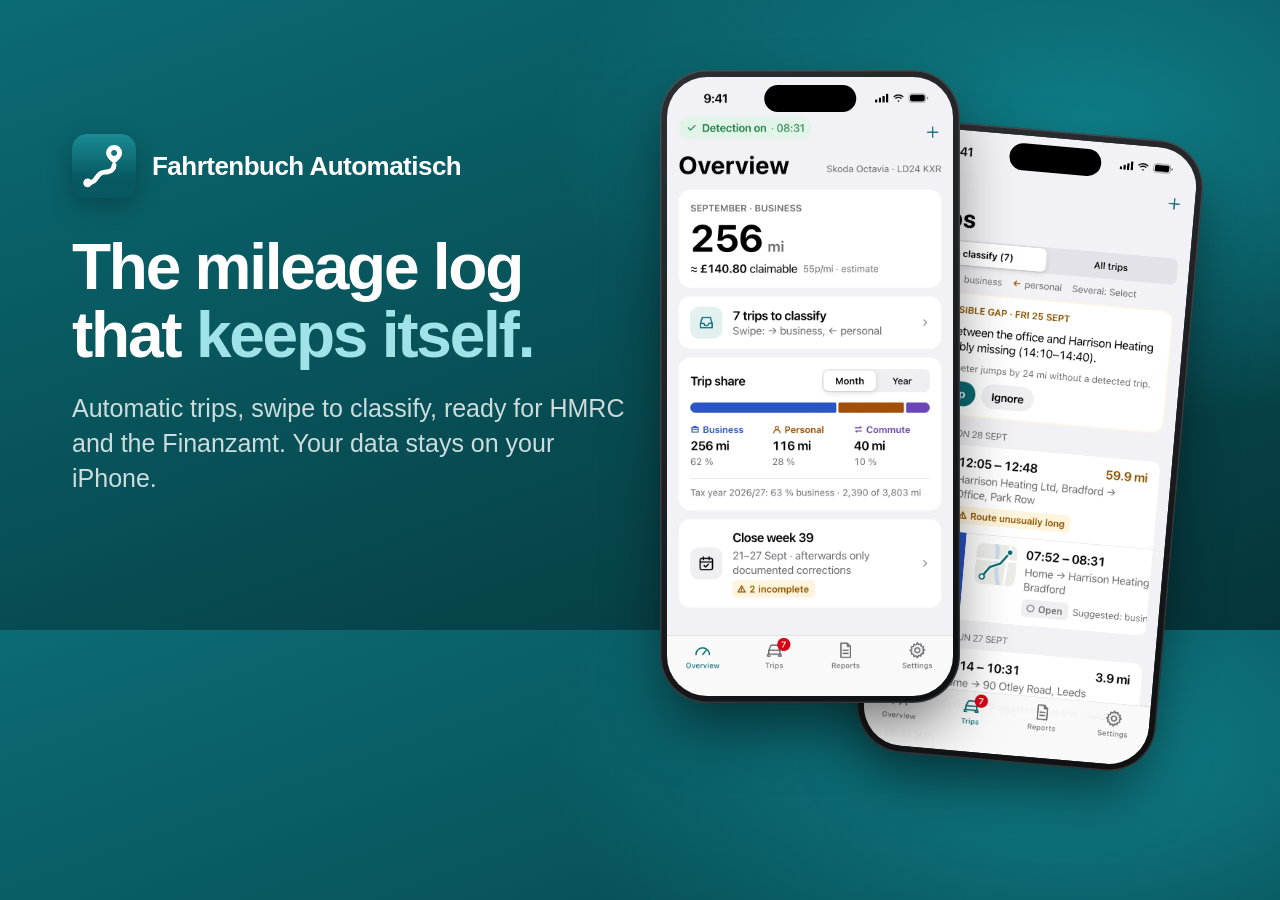
<file: design/og.html>
<!DOCTYPE html>
<html lang="en"><head><meta charset="utf-8"><title>OG image</title>
<style>
*{box-sizing:border-box}
body{margin:0;width:1200px;height:630px;overflow:hidden;font-family:-apple-system,BlinkMacSystemFont,"SF Pro Display",sans-serif;-webkit-font-smoothing:antialiased;
  background:radial-gradient(900px 500px at 85% 20%,#0F7C86 0%,transparent 60%),linear-gradient(160deg,#0B6B74,#05353A);color:#fff;position:relative}
.copy{position:absolute;left:72px;top:0;bottom:0;width:560px;display:flex;flex-direction:column;justify-content:center}
.brand{display:flex;align-items:center;gap:16px;font-size:26px;font-weight:700;letter-spacing:-.02em;margin-bottom:36px}
.brand img{width:64px;height:64px;border-radius:15px;box-shadow:0 8px 24px rgba(0,0,0,.25)}
h1{font-size:64px;line-height:1.05;letter-spacing:-.035em;margin:0 0 22px}
h1 span{color:#9FE3E8}
p{font-size:25px;line-height:1.4;color:rgba(255,255,255,.8);margin:0}
.phone{position:absolute;width:300px;aspect-ratio:413/872;padding:7px;border-radius:15.7%/7.45%;background:linear-gradient(145deg,#2C2F33,#0E0F11);box-shadow:0 30px 60px -10px rgba(0,0,0,.55),inset 0 0 0 1.5px rgba(255,255,255,.14)}
.phone img{width:100%;height:100%;display:block;border-radius:14%/6.45%}
.phone::after{content:"";position:absolute;left:50%;top:2.4%;transform:translateX(-50%);width:30.5%;height:4.2%;border-radius:99px;background:#000}
.p1{left:660px;top:70px;z-index:2}
.p2{left:880px;top:130px;transform:rotate(5deg)}
</style></head>
<body>
<div class="copy">
  <div class="brand"><img src="../public/assets/img/icon.svg" alt="">Fahrtenbuch Automatisch</div>
  <h1>The mileage log that <span>keeps itself.</span></h1>
  <p>Automatic trips, swipe to classify, ready for HMRC and the Finanzamt. Your data stays on your iPhone.</p>
</div>
<div class="phone p1"><img src="../public/assets/screens/overview.webp" alt=""></div>
<div class="phone p2"><img src="../public/assets/screens/trips-inbox.webp" alt=""></div>
</body></html>
</file>
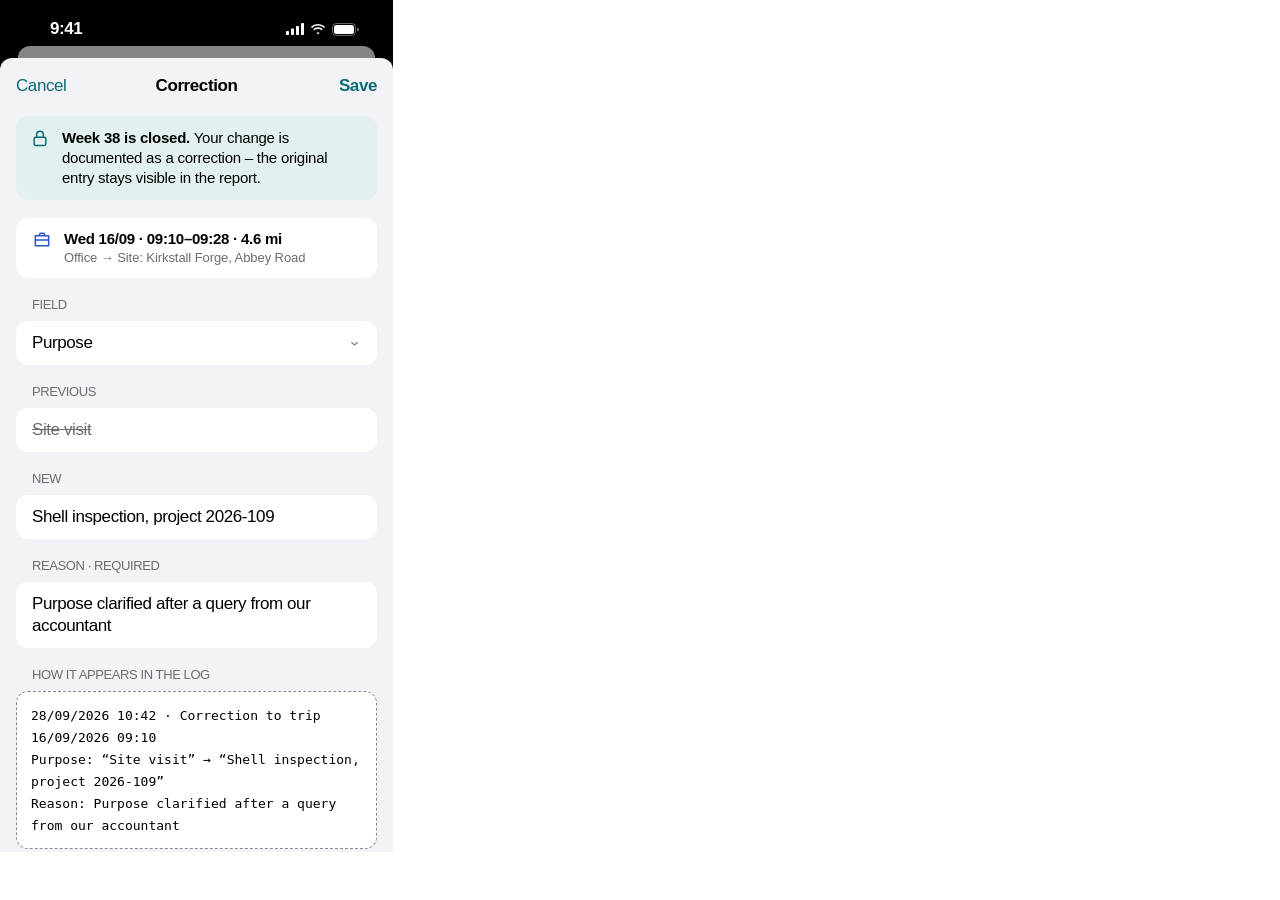
<file: design/screens/correction.html>
<!DOCTYPE html>
<html lang="en-GB"><head>
<meta charset="utf-8">
<title>Correction</title>
<style>
body{margin:0;font-family:-apple-system,BlinkMacSystemFont,"SF Pro Text","SF Pro Display","Helvetica Neue",Helvetica,sans-serif;-webkit-font-smoothing:antialiased}
*{box-sizing:border-box}
.s{--bg:#F2F2F7;--card:#FFFFFF;--fill:rgba(118,118,128,.12);--label:#000000;--sec:#6C6C70;--ter:#8A8A8E;--sep:rgba(60,60,67,.22);--acc:#0B6B74;--acc-t:#E2F0F1;--on:#FFFFFF;--biz:#2A55C9;--biz-t:#E7EDFB;--err:#C1271D;position:relative;overflow:hidden;display:flex;flex-direction:column;background:#000000;color:var(--label);font-size:17px;line-height:22px;letter-spacing:-.41px}
.s.dark{--bg:#1C1C1E;--card:#2C2C2E;--fill:rgba(118,118,128,.24);--label:#FFFFFF;--sec:#AEAEB2;--ter:#8D8D93;--sep:rgba(84,84,88,.65);--acc:#3FC1C9;--acc-t:#0D3437;--on:#00292C;--biz:#86ABFF;--biz-t:#1B2848;--err:#FF7B72}
.num{font-variant-numeric:tabular-nums}
.hl{font-size:17px;line-height:22px;font-weight:600}
.sh{font-size:15px;line-height:20px;letter-spacing:-.24px}
.fn{font-size:13px;line-height:18px;letter-spacing:-.08px}
.sec{color:var(--sec)}.b6{font-weight:600}
.col{display:flex;flex-direction:column}.hr{display:flex;align-items:center}.grow{flex:1;min-width:0}
.nb{display:inline-flex;align-items:center;gap:4px;border:0;background:none;padding:0;color:var(--acc);font-family:inherit;font-size:17px;letter-spacing:-.41px;min-height:44px;text-decoration:none;cursor:pointer}
.grp{background:var(--card);border-radius:12px;overflow:hidden;display:flex;flex-direction:column}
.grp>*{position:relative}
.grp>*+*::before{content:"";position:absolute;left:16px;right:0;top:0;height:.5px;background:var(--sep)}
.row{display:flex;align-items:center;gap:12px;min-height:44px;padding:11px 16px;color:inherit;text-decoration:none}
.gh{font-size:13px;line-height:18px;color:var(--sec);text-transform:uppercase;padding:0 16px 7px}
svg.i{width:20px;height:20px;fill:none;stroke:currentColor;stroke-width:1.8;stroke-linecap:round;stroke-linejoin:round;flex:none}
svg.sm{width:16px;height:16px;stroke-width:2.1}svg.xs{width:13px;height:13px;stroke-width:2.6}
.chev{color:var(--ter)}
.fld{border:0;background:none;font-family:inherit;font-size:17px;line-height:22px;letter-spacing:-.41px;color:var(--label);padding:0;width:100%;resize:none}
.sheet{position:absolute;left:0;right:0;bottom:0;top:58px;background:var(--bg);border-radius:12px 12px 0 0;display:flex;flex-direction:column;overflow:hidden}

.sb{position:absolute;top:0;left:0;right:0;height:54px;z-index:50;display:flex;align-items:center;justify-content:space-between;padding:4px 34px 0 50px;font-size:17px;font-weight:600;letter-spacing:-.4px;color:var(--label);pointer-events:none}
.sbi{display:flex;align-items:center;gap:6px}
</style>
</head>
<body>
<div class="s" style="width: 393px; height: 852px">
<div class="sb" aria-hidden="true" style="color:#fff"><span>9:41</span><span class="sbi"><svg xmlns="http://www.w3.org/2000/svg" viewBox="0 0 18 12" width="18" height="12" fill="currentColor"><rect x="0" y="8" width="3" height="4" rx=".8"/><rect x="5" y="5.5" width="3" height="6.5" rx=".8"/><rect x="10" y="3" width="3" height="9" rx=".8"/><rect x="15" y="0" width="3" height="12" rx=".8"/></svg><svg xmlns="http://www.w3.org/2000/svg" viewBox="0 0 16 12" width="16" height="12" fill="currentColor"><path d="M8 2.6c2.3 0 4.4.9 6 2.4l1.1-1.2A10.2 10.2 0 0 0 8 1 10.2 10.2 0 0 0 .9 3.8L2 5a8.6 8.6 0 0 1 6-2.4Zm0 3.3c1.4 0 2.7.5 3.7 1.4l1.1-1.2A7 7 0 0 0 8 4.3a7 7 0 0 0-4.8 1.8l1.1 1.2A5.4 5.4 0 0 1 8 5.9Zm0 3.3c.6 0 1.1.2 1.5.6L8 11.5 6.5 9.8c.4-.4.9-.6 1.5-.6Z"/></svg><svg xmlns="http://www.w3.org/2000/svg" viewBox="0 0 27 13" width="27" height="13"><rect x=".5" y=".5" width="23" height="12" rx="3.8" fill="none" stroke="currentColor" opacity=".4"/><rect x="2" y="2" width="20" height="9" rx="2.5" fill="currentColor"/><path d="M25 4.5v4a2 2 0 0 0 0-4Z" fill="currentColor" opacity=".45"/></svg></span></div>
<div style="position: absolute; top: 46px; left: 18px; right: 18px; height: 40px; border-radius: 12px 12px 0 0; background: var(--bg); opacity: .55"></div>
<div class="sheet">
<div style="display: grid; grid-template-columns: 1fr auto 1fr; align-items: center; padding: 6px 16px 0; flex: none">
<a class="nb" href="TripDetail.dc.html" style="justify-self: start">Cancel</a>
<span class="hl">Correction</span>
<a class="nb" href="TripDetail.dc.html" style="justify-self: end; font-weight: 600">Save</a>
</div>
<div class="col" style="gap: 18px; padding: 8px 16px 24px">
<div class="hr" style="gap: 12px; align-items: flex-start; background: var(--acc-t); border-radius: 12px; padding: 12px 14px">
<svg xmlns="http://www.w3.org/2000/svg" class="i" viewBox="0 0 24 24" style="color: var(--acc)"><rect x="5" y="11" width="14" height="10" rx="2"></rect><path d="M8 11V8a4 4 0 0 1 8 0v3"></path></svg>
<span class="sh"><span class="b6">Week 38 is closed.</span> Your change is documented as a correction – the original entry stays visible in the report.</span>
</div>
<div class="grp">
<div class="row" style="align-items: flex-start">
<svg xmlns="http://www.w3.org/2000/svg" class="i" viewBox="0 0 24 24" style="color: var(--biz); margin-top: 1px"><path d="M9 7V5.5A1.5 1.5 0 0 1 10.5 4h3A1.5 1.5 0 0 1 15 5.5V7M4 7h16v12H4zM4 12h16"></path></svg>
<div class="col grow"><span class="sh b6 num">Wed 16/09 · 09:10–09:28 · 4.6 mi</span><span class="fn sec">Office → Site: Kirkstall Forge, Abbey Road</span></div>
</div>
</div>
<div class="col">
<div class="gh">Field</div>
<div class="grp"><a class="row" href="#"><span class="grow">Purpose</span><svg xmlns="http://www.w3.org/2000/svg" class="i xs chev" viewBox="0 0 24 24"><path d="m7 10 5 5 5-5"></path></svg></a></div>
</div>
<div class="col">
<div class="gh">Previous</div>
<div class="grp"><div class="row"><span class="sec" style="text-decoration: line-through">Site visit</span></div></div>
</div>
<div class="col">
<div class="gh">New</div>
<div class="grp"><label class="row"><input class="fld" value="Shell inspection, project 2026-109" aria-label="New purpose"></label></div>
</div>
<div class="col">
<div class="gh">Reason · required</div>
<div class="grp"><label class="row"><textarea class="fld" rows="2" aria-label="Reason for the correction">Purpose clarified after a query from our accountant</textarea></label></div>
</div>
<div class="col">
<div class="gh">How it appears in the log</div>
<div style="background: var(--card); border-radius: 12px; padding: 12px 14px; border: 1px dashed var(--ter)">
<span class="fn num" style="font-family: ui-monospace, 'SF Mono', Menlo, monospace; letter-spacing: 0; line-height: 19px">28/09/2026 10:42 · Correction to trip 16/09/2026 09:10<br>Purpose: “Site visit” → “Shell inspection, project 2026-109”<br>Reason: Purpose clarified after a query from our accountant</span>
</div>
</div>
</div>
</div>
</div>
</body></html>
</file>
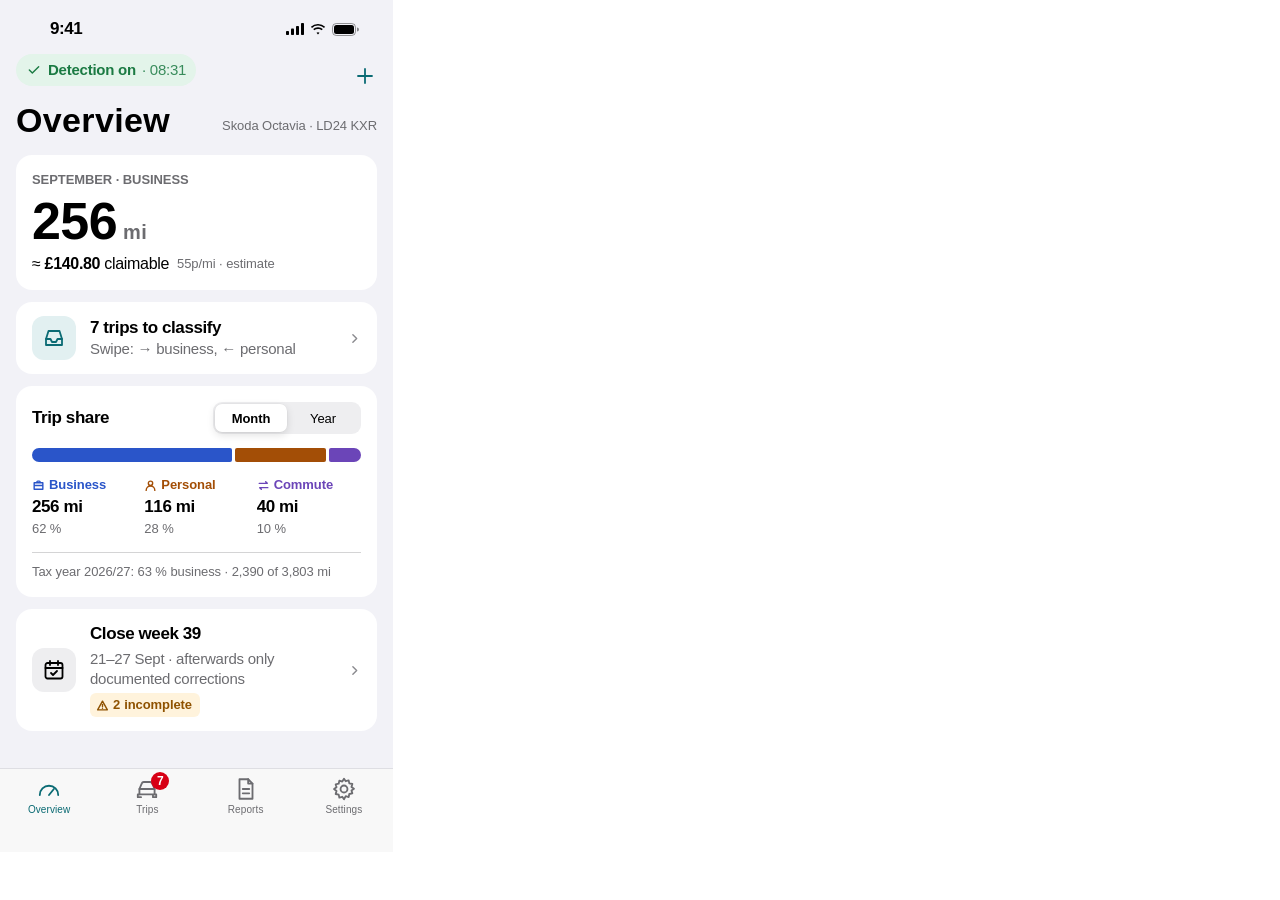
<file: design/screens/overview.html>
<!DOCTYPE html>
<html lang="en-GB"><head>
<meta charset="utf-8">
<title>Overview</title>
<style>
body{margin:0;font-family:-apple-system,BlinkMacSystemFont,"SF Pro Text","SF Pro Display","Helvetica Neue",Helvetica,sans-serif;-webkit-font-smoothing:antialiased}
*{box-sizing:border-box}
.s{--bg:#F2F2F7;--card:#FFFFFF;--card2:#F2F2F7;--fill:rgba(118,118,128,.12);--label:#000000;--sec:#6C6C70;--ter:#8A8A8E;--sep:rgba(60,60,67,.22);--bar:rgba(249,249,249,.94);--acc:#0B6B74;--acc-t:#E2F0F1;--on:#FFFFFF;--biz:#2A55C9;--biz-t:#E7EDFB;--pri:#A34E06;--pri-t:#FCEEDF;--com:#6B45B8;--com-t:#EFE9F9;--warn:#8F5200;--warn-t:#FFF3DC;--err:#C1271D;--err-t:#FDE8E6;--ok:#1B7A43;--ok-t:#E3F4EA;--m-bg:#ECEDE8;--m-rd:#FFFFFF;--m-mn:#DADBD3;--m-pk:#D6E5CC;--m-wt:#C8DBEA;--m-bl:#E2E2DB;position:relative;overflow:hidden;display:flex;flex-direction:column;background:var(--bg);color:var(--label);font-size:17px;line-height:22px;letter-spacing:-.41px}
.s.dark{--bg:#000000;--card:#1C1C1E;--card2:#2C2C2E;--fill:rgba(118,118,128,.24);--label:#FFFFFF;--sec:#AEAEB2;--ter:#8D8D93;--sep:rgba(84,84,88,.65);--bar:rgba(22,22,24,.94);--acc:#3FC1C9;--acc-t:#0D3437;--on:#00292C;--biz:#86ABFF;--biz-t:#1B2848;--pri:#F4A45E;--pri-t:#3A2511;--com:#BBA0F6;--com-t:#2C2244;--warn:#FFB84D;--warn-t:#3A2A0C;--err:#FF7B72;--err-t:#3E1614;--ok:#5BD08A;--ok-t:#0F2F1D;--m-bg:#24272B;--m-rd:#3B3F45;--m-mn:#2E3136;--m-pk:#1F2B23;--m-wt:#1B2734;--m-bl:#2B2E32}
.num{font-variant-numeric:tabular-nums}
.lt{font-size:34px;line-height:41px;font-weight:700;letter-spacing:.37px}
.t3{font-size:20px;line-height:25px;font-weight:600;letter-spacing:.38px}
.hl{font-size:17px;line-height:22px;font-weight:600}
.co{font-size:16px;line-height:21px;letter-spacing:-.32px}
.sh{font-size:15px;line-height:20px;letter-spacing:-.24px}
.fn{font-size:13px;line-height:18px;letter-spacing:-.08px}
.sec{color:var(--sec)}.acc{color:var(--acc)}.b6{font-weight:600}.up{text-transform:uppercase}
.col{display:flex;flex-direction:column}.hr{display:flex;align-items:center}.grow{flex:1;min-width:0}
.safe{height:54px;flex:none}
.nav{height:44px;flex:none;display:flex;align-items:center;justify-content:space-between;padding:0 16px}
.nb{display:inline-flex;align-items:center;gap:4px;border:0;background:none;padding:0;color:var(--acc);font-family:inherit;font-size:17px;letter-spacing:-.41px;min-height:44px;min-width:44px;text-decoration:none;cursor:pointer}
.nb.r{justify-content:flex-end}
.ttl{padding:2px 16px 10px;flex:none}
.main{flex:1;min-height:0;display:flex;flex-direction:column;gap:20px;padding:4px 16px 100px}
.card{background:var(--card);border-radius:16px;padding:16px}
.ico{width:30px;height:30px;border-radius:7px;display:flex;align-items:center;justify-content:center;color:#FFFFFF;flex:none}
svg.i{width:20px;height:20px;fill:none;stroke:currentColor;stroke-width:1.8;stroke-linecap:round;stroke-linejoin:round;flex:none}
svg.sm{width:16px;height:16px;stroke-width:2.1}svg.xs{width:13px;height:13px;stroke-width:2.6}
.chev{color:var(--ter)}
.chip{display:inline-flex;align-items:center;gap:6px;min-height:32px;padding:5px 10px 5px 10px;border-radius:16px;font-size:15px;line-height:20px;font-weight:500;background:var(--card);color:var(--label);border:0;font-family:inherit;letter-spacing:-.24px;text-decoration:none;align-self:flex-start}
.tag{display:inline-flex;align-items:center;gap:4px;height:24px;padding:0 8px 0 6px;border-radius:6px;font-size:13px;font-weight:600;line-height:18px;letter-spacing:-.08px;white-space:nowrap;flex:none}
.tag.w{background:var(--warn-t);color:var(--warn)}
.seg{display:grid;background:var(--fill);border-radius:9px;padding:2px;height:36px;flex:none}
.seg>button{border:0;background:none;border-radius:7px;font-family:inherit;font-size:13px;font-weight:500;letter-spacing:-.08px;color:var(--label);display:flex;align-items:center;justify-content:center;gap:5px;padding:0 4px;white-space:nowrap}
.seg>button.on{background:var(--card);font-weight:600;box-shadow:0 3px 8px rgba(0,0,0,.12),0 0 0 .5px rgba(0,0,0,.04)}
.dark .seg>button.on{background:#636366}
.tabbar{position:absolute;left:0;right:0;bottom:0;height:83px;background:var(--bar);box-shadow:0 -.5px 0 var(--sep);display:grid;grid-template-columns:repeat(4,minmax(0,1fr));padding-top:7px}
.tab{display:flex;flex-direction:column;align-items:center;gap:2px;font-size:10px;line-height:12px;font-weight:500;letter-spacing:.1px;color:var(--sec);text-decoration:none;position:relative}
.tab svg.i{width:26px;height:26px;stroke-width:1.7}.tab.on{color:var(--acc)}
.badge{position:absolute;top:-4px;left:54%;min-width:18px;height:18px;padding:0 5px;border-radius:9px;background:#D70015;color:#FFFFFF;font-size:12px;font-weight:600;line-height:18px;text-align:center}

.sb{position:absolute;top:0;left:0;right:0;height:54px;z-index:50;display:flex;align-items:center;justify-content:space-between;padding:4px 34px 0 50px;font-size:17px;font-weight:600;letter-spacing:-.4px;color:var(--label);pointer-events:none}
.sbi{display:flex;align-items:center;gap:6px}
</style>
</head>
<body>
<div class="s" style="width: 393px; height: 852px">
<div class="sb" aria-hidden="true"><span>9:41</span><span class="sbi"><svg xmlns="http://www.w3.org/2000/svg" viewBox="0 0 18 12" width="18" height="12" fill="currentColor"><rect x="0" y="8" width="3" height="4" rx=".8"/><rect x="5" y="5.5" width="3" height="6.5" rx=".8"/><rect x="10" y="3" width="3" height="9" rx=".8"/><rect x="15" y="0" width="3" height="12" rx=".8"/></svg><svg xmlns="http://www.w3.org/2000/svg" viewBox="0 0 16 12" width="16" height="12" fill="currentColor"><path d="M8 2.6c2.3 0 4.4.9 6 2.4l1.1-1.2A10.2 10.2 0 0 0 8 1 10.2 10.2 0 0 0 .9 3.8L2 5a8.6 8.6 0 0 1 6-2.4Zm0 3.3c1.4 0 2.7.5 3.7 1.4l1.1-1.2A7 7 0 0 0 8 4.3a7 7 0 0 0-4.8 1.8l1.1 1.2A5.4 5.4 0 0 1 8 5.9Zm0 3.3c.6 0 1.1.2 1.5.6L8 11.5 6.5 9.8c.4-.4.9-.6 1.5-.6Z"/></svg><svg xmlns="http://www.w3.org/2000/svg" viewBox="0 0 27 13" width="27" height="13"><rect x=".5" y=".5" width="23" height="12" rx="3.8" fill="none" stroke="currentColor" opacity=".4"/><rect x="2" y="2" width="20" height="9" rx="2.5" fill="currentColor"/><path d="M25 4.5v4a2 2 0 0 0 0-4Z" fill="currentColor" opacity=".45"/></svg></span></div>
<div class="safe"></div>
<div class="nav">
<a class="chip" href="Health.dc.html" style="background: var(--ok-t); color: var(--ok)" aria-label="Open detection status"><svg xmlns="http://www.w3.org/2000/svg" class="i sm" viewBox="0 0 24 24"><path d="m5 12 4.5 4.5L19 7"></path></svg><span class="b6">Detection on</span><span style="opacity: .85">· 08:31</span></a>
<a class="nb r" href="AddTrip.dc.html" aria-label="Add trip manually"><svg xmlns="http://www.w3.org/2000/svg" class="i" viewBox="0 0 24 24" style="width: 24px; height: 24px"><path d="M12 5v14M5 12h14"></path></svg></a>
</div>
<div class="ttl hr" style="justify-content: space-between; align-items: flex-end">
<h1 class="lt" style="margin: 0">Overview</h1>
<span class="fn sec" style="padding-bottom: 6px">Skoda Octavia · LD24 KXR</span>
</div>
<div class="main" style="gap: 12px">
<div class="card col" style="gap: 2px">
<span class="fn sec b6 up">September · business</span>
<div class="hr" style="align-items: baseline; gap: 6px">
<span class="num" style="font-size: 52px; line-height: 60px; font-weight: 700; letter-spacing: -.6px">256</span>
<span class="t3 sec">mi</span>
</div>
<div class="hr" style="gap: 8px; flex-wrap: wrap">
<span class="co">≈ <span class="num b6">£140.80</span> claimable</span>
<span class="fn sec">55p/mi · estimate</span>
</div>
</div>
<a class="card hr" href="Inbox.dc.html" style="gap: 14px; text-decoration: none; color: inherit; padding: 14px 16px">
<div class="ico" style="width: 44px; height: 44px; border-radius: 12px; background: var(--acc-t); color: var(--acc)"><svg xmlns="http://www.w3.org/2000/svg" class="i" viewBox="0 0 24 24" style="width: 24px; height: 24px"><path d="M4 13h4.5l1.5 3h4l1.5-3H20"></path><path d="M4 13 6.5 5h11L20 13v6H4z"></path></svg></div>
<div class="col grow">
<span class="hl"><span class="num">7</span> trips to classify</span>
<span class="sh sec">Swipe: → business, ← personal</span>
</div>
<svg xmlns="http://www.w3.org/2000/svg" class="i xs chev" viewBox="0 0 24 24"><path d="m9 5 7 7-7 7"></path></svg>
</a>
<div class="card col" style="gap: 14px">
<div class="hr" style="justify-content: space-between; gap: 12px">
<span class="hl">Trip share</span>
<div class="seg" style="grid-template-columns: repeat(2, minmax(0, 1fr)); width: 148px; height: 32px">
<button class="on" type="button">Month</button>
<button type="button">Year</button>
</div>
</div>
<div class="hr" style="gap: 3px; height: 14px">
<div style="width: 62%; height: 100%; background: var(--biz); border-radius: 7px 2px 2px 7px"></div>
<div style="width: 28%; height: 100%; background: var(--pri); border-radius: 2px"></div>
<div style="width: 10%; height: 100%; background: var(--com); border-radius: 2px 7px 7px 2px"></div>
</div>
<div style="display: grid; grid-template-columns: repeat(3, minmax(0, 1fr)); gap: 8px">
<div class="col" style="gap: 2px">
<span class="fn b6 hr" style="gap: 4px; color: var(--biz)"><svg xmlns="http://www.w3.org/2000/svg" class="i xs" viewBox="0 0 24 24"><path d="M9 7V5.5A1.5 1.5 0 0 1 10.5 4h3A1.5 1.5 0 0 1 15 5.5V7M4 7h16v12H4zM4 12h16"></path></svg>Business</span>
<span class="hl num">256 mi</span>
<span class="fn sec num">62 %</span>
</div>
<div class="col" style="gap: 2px">
<span class="fn b6 hr" style="gap: 4px; color: var(--pri)"><svg xmlns="http://www.w3.org/2000/svg" class="i xs" viewBox="0 0 24 24"><circle cx="12" cy="8" r="4"></circle><path d="M4 21a8 8 0 0 1 16 0"></path></svg>Personal</span>
<span class="hl num">116 mi</span>
<span class="fn sec num">28 %</span>
</div>
<div class="col" style="gap: 2px">
<span class="fn b6 hr" style="gap: 4px; color: var(--com)"><svg xmlns="http://www.w3.org/2000/svg" class="i xs" viewBox="0 0 24 24"><path d="M4 8h15l-3-3M20 16H5l3 3"></path></svg>Commute</span>
<span class="hl num">40 mi</span>
<span class="fn sec num">10 %</span>
</div>
</div>
<span class="fn sec" style="padding-top: 10px; border-top: .5px solid var(--sep)">Tax year 2026/27: <span class="num">63 %</span> business · <span class="num">2,390</span> of <span class="num">3,803 mi</span></span>
</div>
<a class="card hr" href="WeekClose.dc.html" style="gap: 14px; text-decoration: none; color: inherit; padding: 14px 16px">
<div class="ico" style="width: 44px; height: 44px; border-radius: 12px; background: var(--fill); color: var(--label)"><svg xmlns="http://www.w3.org/2000/svg" class="i" viewBox="0 0 24 24" style="width: 24px; height: 24px"><rect x="3.5" y="5" width="17" height="15.5" rx="2"></rect><path d="M3.5 10h17M8 3v4M16 3v4M9 15l2 2 4-4"></path></svg></div>
<div class="col grow" style="gap: 4px">
<span class="hl">Close week 39</span>
<span class="sh sec">21–27 Sept · afterwards only documented corrections</span>
<span class="tag w" style="align-self: flex-start"><svg xmlns="http://www.w3.org/2000/svg" class="i xs" viewBox="0 0 24 24"><path d="M12 4 3 20h18zM12 10v4M12 17v.01"></path></svg><span class="num">2</span> incomplete</span>
</div>
<svg xmlns="http://www.w3.org/2000/svg" class="i xs chev" viewBox="0 0 24 24"><path d="m9 5 7 7-7 7"></path></svg>
</a>
</div>
<nav class="tabbar" aria-label="Tabs">
<a class="tab on" href="HomeEN.dc.html"><svg xmlns="http://www.w3.org/2000/svg" class="i" viewBox="0 0 24 24"><path d="M3.5 17.5a8.5 8.5 0 1 1 17 0"></path><path d="M12 17.5l4.5-5.5"></path></svg>Overview</a>
<a class="tab" href="Inbox.dc.html"><svg xmlns="http://www.w3.org/2000/svg" class="i" viewBox="0 0 24 24"><path d="M5 17v-5l2.2-5.2A2 2 0 0 1 9 5.5h6a2 2 0 0 1 1.8 1.3L19 12v5"></path><path d="M3.5 17h17v2.5h-3V17M6.5 19.5h-3V17M5 12h14"></path></svg><span class="badge num">7</span>Trips</a>
<a class="tab" href="Reports.dc.html"><svg xmlns="http://www.w3.org/2000/svg" class="i" viewBox="0 0 24 24"><path d="M6 3h8l4 4v14H6z"></path><path d="M14 3v4h4M9 12h6M9 16h6"></path></svg>Reports</a>
<a class="tab" href="Settings.dc.html"><svg xmlns="http://www.w3.org/2000/svg" class="i" viewBox="0 0 24 24"><path d="M12 2.5l1.6 2.3 2.7-.8.6 2.8 2.8.6-.8 2.7 2.3 1.6-2.3 1.6.8 2.7-2.8.6-.6 2.8-2.7-.8L12 21.5l-1.6-2.3-2.7.8-.6-2.8-2.8-.6.8-2.7L2.8 12l2.3-1.6-.8-2.7 2.8-.6.6-2.8 2.7.8z"></path><circle cx="12" cy="12" r="3.2"></circle></svg>Settings</a>
</nav>
</div>
</body></html>
</file>
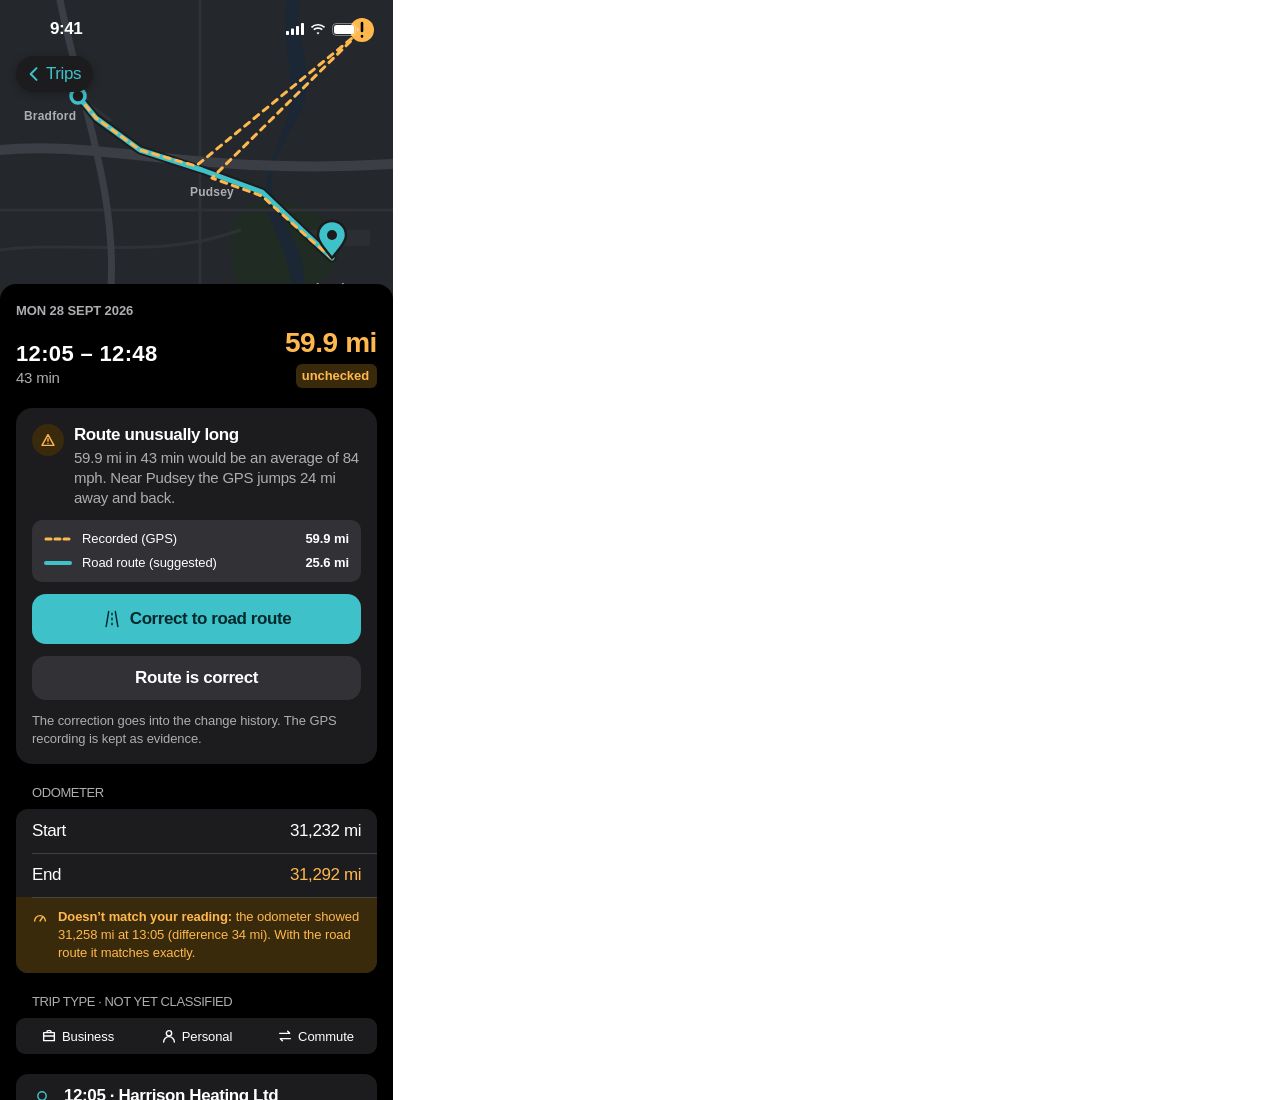
<file: design/screens/trip-gps-jump.html>
<!DOCTYPE html>
<html lang="en-GB"><head>
<meta charset="utf-8">
<title>Trip detail – route unusually long</title>
<style>
body{margin:0;font-family:-apple-system,BlinkMacSystemFont,"SF Pro Text","SF Pro Display","Helvetica Neue",Helvetica,sans-serif;-webkit-font-smoothing:antialiased}
*{box-sizing:border-box}
.s{--bg:#F2F2F7;--card:#FFFFFF;--card2:#F2F2F7;--fill:rgba(118,118,128,.12);--label:#000000;--sec:#6C6C70;--ter:#8A8A8E;--sep:rgba(60,60,67,.22);--acc:#0B6B74;--acc-t:#E2F0F1;--on:#FFFFFF;--biz:#2A55C9;--biz-t:#E7EDFB;--pri:#A34E06;--com:#6B45B8;--warn:#8F5200;--warn-t:#FFF3DC;--err:#C1271D;--ok:#1B7A43;--ok-t:#E3F4EA;--m-bg:#ECEDE8;--m-rd:#FFFFFF;--m-mn:#DADBD3;--m-pk:#D6E5CC;--m-wt:#C8DBEA;--m-bl:#E2E2DB;position:relative;overflow:hidden;display:flex;flex-direction:column;background:var(--bg);color:var(--label);font-size:17px;line-height:22px;letter-spacing:-.41px}
.s.dark{--bg:#000000;--card:#1C1C1E;--card2:#2C2C2E;--fill:rgba(118,118,128,.24);--label:#FFFFFF;--sec:#AEAEB2;--ter:#8D8D93;--sep:rgba(84,84,88,.65);--acc:#3FC1C9;--acc-t:#0D3437;--on:#00292C;--biz:#86ABFF;--biz-t:#1B2848;--pri:#F4A45E;--com:#BBA0F6;--warn:#FFB84D;--warn-t:#3A2A0C;--err:#FF7B72;--ok:#5BD08A;--ok-t:#0F2F1D;--m-bg:#24272B;--m-rd:#3B3F45;--m-mn:#2E3136;--m-pk:#1F2B23;--m-wt:#1B2734;--m-bl:#2B2E32}
.num{font-variant-numeric:tabular-nums}
.t2{font-size:22px;line-height:28px;font-weight:700;letter-spacing:.35px}
.hl{font-size:17px;line-height:22px;font-weight:600}
.sh{font-size:15px;line-height:20px;letter-spacing:-.24px}
.fn{font-size:13px;line-height:18px;letter-spacing:-.08px}
.sec{color:var(--sec)}.b6{font-weight:600}.up{text-transform:uppercase}
.col{display:flex;flex-direction:column}.hr{display:flex;align-items:center}.grow{flex:1;min-width:0}
.fab{position:absolute;top:56px;display:inline-flex;align-items:center;gap:2px;height:36px;padding:0 12px 0 8px;border-radius:18px;background:var(--card);color:var(--acc);font-family:inherit;font-size:17px;letter-spacing:-.41px;text-decoration:none;border:0;box-shadow:0 2px 10px rgba(0,0,0,.24)}
.grp{background:var(--card);border-radius:12px;overflow:hidden;display:flex;flex-direction:column}
.grp>*{position:relative}
.grp>*+*::before{content:"";position:absolute;left:16px;right:0;top:0;height:.5px;background:var(--sep)}
.grp>.ri::before{left:52px}
.row{display:flex;align-items:center;gap:12px;min-height:44px;padding:11px 16px;color:inherit;text-decoration:none}
.gh{font-size:13px;line-height:18px;color:var(--sec);text-transform:uppercase;padding:0 16px 7px}
.gf{font-size:13px;line-height:18px;color:var(--sec);padding:7px 16px 0}
svg.i{width:20px;height:20px;fill:none;stroke:currentColor;stroke-width:1.8;stroke-linecap:round;stroke-linejoin:round;flex:none}
svg.sm{width:16px;height:16px;stroke-width:2.1}svg.xs{width:13px;height:13px;stroke-width:2.6}
.btn{display:flex;align-items:center;justify-content:center;gap:8px;height:50px;width:100%;border:0;border-radius:14px;background:var(--acc);color:var(--on);font-family:inherit;font-size:17px;font-weight:600;letter-spacing:-.41px;text-decoration:none;cursor:pointer;flex:none}
.btn.t{background:var(--fill);color:var(--label)}
.tag{display:inline-flex;align-items:center;gap:4px;height:24px;padding:0 8px 0 6px;border-radius:6px;font-size:13px;font-weight:600;line-height:18px;letter-spacing:-.08px;white-space:nowrap;flex:none}
.tag.w{background:var(--warn-t);color:var(--warn)}
.seg{display:grid;background:var(--fill);border-radius:9px;padding:2px;height:36px;flex:none}
.seg>button{border:0;background:none;border-radius:7px;font-family:inherit;font-size:13px;font-weight:500;letter-spacing:-.08px;color:var(--label);display:flex;align-items:center;justify-content:center;gap:5px;padding:0 4px;white-space:nowrap}
.map{display:block;width:100%;height:100%}
.mbg{fill:var(--m-bg)}.mpk{fill:var(--m-pk)}.mwt{fill:var(--m-wt)}.mbl{fill:var(--m-bl)}
.mrd{stroke:var(--m-rd);fill:none;stroke-linecap:round;stroke-linejoin:round}.mmn{stroke:var(--m-mn);fill:none;stroke-linecap:round;stroke-width:3}
.rtc{stroke:var(--card);fill:none;stroke-width:9;stroke-linecap:round;stroke-linejoin:round}
.rt{stroke:var(--acc);fill:none;stroke-width:5;stroke-linecap:round;stroke-linejoin:round}
.gps{fill:none;stroke:var(--warn);stroke-width:3;stroke-dasharray:6 6;stroke-linecap:round;stroke-linejoin:round}
.ps{fill:var(--card);stroke:var(--acc);stroke-width:3.5}.pe{fill:var(--acc);stroke:var(--card);stroke-width:2.5}
.ml{font-size:12px;fill:var(--sec);font-weight:600;letter-spacing:.2px}

.sb{position:absolute;top:0;left:0;right:0;height:54px;z-index:50;display:flex;align-items:center;justify-content:space-between;padding:4px 34px 0 50px;font-size:17px;font-weight:600;letter-spacing:-.4px;color:var(--label);pointer-events:none}
.sbi{display:flex;align-items:center;gap:6px}
</style>
</head>
<body>
<div class="s dark" style="width: 393px; height: 1100px">
<div class="sb" aria-hidden="true"><span>9:41</span><span class="sbi"><svg xmlns="http://www.w3.org/2000/svg" viewBox="0 0 18 12" width="18" height="12" fill="currentColor"><rect x="0" y="8" width="3" height="4" rx=".8"/><rect x="5" y="5.5" width="3" height="6.5" rx=".8"/><rect x="10" y="3" width="3" height="9" rx=".8"/><rect x="15" y="0" width="3" height="12" rx=".8"/></svg><svg xmlns="http://www.w3.org/2000/svg" viewBox="0 0 16 12" width="16" height="12" fill="currentColor"><path d="M8 2.6c2.3 0 4.4.9 6 2.4l1.1-1.2A10.2 10.2 0 0 0 8 1 10.2 10.2 0 0 0 .9 3.8L2 5a8.6 8.6 0 0 1 6-2.4Zm0 3.3c1.4 0 2.7.5 3.7 1.4l1.1-1.2A7 7 0 0 0 8 4.3a7 7 0 0 0-4.8 1.8l1.1 1.2A5.4 5.4 0 0 1 8 5.9Zm0 3.3c.6 0 1.1.2 1.5.6L8 11.5 6.5 9.8c.4-.4.9-.6 1.5-.6Z"/></svg><svg xmlns="http://www.w3.org/2000/svg" viewBox="0 0 27 13" width="27" height="13"><rect x=".5" y=".5" width="23" height="12" rx="3.8" fill="none" stroke="currentColor" opacity=".4"/><rect x="2" y="2" width="20" height="9" rx="2.5" fill="currentColor"/><path d="M25 4.5v4a2 2 0 0 0 0-4Z" fill="currentColor" opacity=".45"/></svg></span></div>
<div style="height: 300px; flex: none; position: relative">
<svg xmlns="http://www.w3.org/2000/svg" class="map" viewBox="0 0 393 300" preserveAspectRatio="xMidYMid slice">
<rect class="mbg" width="393" height="300"></rect>
<path class="mpk" d="M246 206c30-12 62-2 82 18s12 52-18 62h-72c-10-30-12-60 8-80z"></path>
<path class="mwt" d="M300 0c-10 40 20 70 0 112s-40 60-20 100 30 58 20 88h-11c8-28-8-50-20-86s12-70 20-102-8-60-2-112z"></path>
<g class="mbl"><rect x="310" y="230" width="22" height="16" rx="2"></rect><rect x="340" y="230" width="30" height="16" rx="2"></rect><rect x="40" y="70" width="26" height="16" rx="2"></rect><rect x="72" y="70" width="18" height="16" rx="2"></rect></g>
<path class="mmn" d="M0 210h393M200 0v300M30 60l80 60M0 250c80-10 160 10 240-20"></path>
<path class="mrd" d="M0 150C100 140 200 176 393 164" style="stroke-width: 10"></path>
<path class="mrd" d="M60 0c20 100 60 200 50 300" style="stroke-width: 7"></path>
<path class="rtc" d="M78 96 96 118 140 150 202 170 262 192 304 232 332 258"></path>
<path class="rt" d="M78 96 96 118 140 150 202 170 262 192 304 232 332 258"></path>
<path class="gps" d="M78 96 96 118 140 150 196 166 362 30 212 178 262 196 304 234 332 258"></path>
<circle cx="362" cy="30" r="12" style="fill: var(--warn)"></circle>
<path d="M362 23v8M362 36v.5" style="stroke: #000000; stroke-width: 2.6; stroke-linecap: round"></path>
<circle class="ps" cx="78" cy="96" r="7"></circle>
<g transform="translate(332 258)"><path class="pe" d="M0 0c-9-11-14-17-14-23a14 14 0 0 1 28 0c0 6-5 12-14 23z"></path><circle cx="0" cy="-23" r="5" style="fill: var(--card)"></circle></g>
<text class="ml" x="24" y="120">Bradford</text>
<text class="ml" x="190" y="196">Pudsey</text>
<text class="ml" x="316" y="292">Leeds</text>
</svg>
<a class="fab" href="Inbox.dc.html" style="left: 16px"><svg xmlns="http://www.w3.org/2000/svg" class="i" viewBox="0 0 24 24" style="stroke-width: 2.4"><path d="m15 5-7 7 7 7"></path></svg>Trips</a>
</div>
<div class="col" style="margin-top: -16px; background: var(--bg); border-radius: 16px 16px 0 0; padding: 18px 16px 40px; gap: 20px; position: relative">
<div class="col" style="gap: 6px">
<span class="fn sec b6 up">Mon 28 Sept 2026</span>
<div class="hr" style="justify-content: space-between; align-items: flex-end">
<div class="col"><span class="t2 num">12:05 – 12:48</span><span class="sh sec num">43 min</span></div>
<div class="col" style="align-items: flex-end; gap: 4px"><span class="num" style="font-size: 28px; line-height: 34px; font-weight: 700; color: var(--warn)">59.9 mi</span><span class="tag w">unchecked</span></div>
</div>
</div>
<div class="col" style="background: var(--card); border-radius: 16px; padding: 16px; gap: 12px">
<div class="hr" style="gap: 10px; align-items: flex-start">
<div class="hr" style="width: 32px; height: 32px; border-radius: 16px; background: var(--warn-t); color: var(--warn); justify-content: center; flex: none"><svg xmlns="http://www.w3.org/2000/svg" class="i sm" viewBox="0 0 24 24"><path d="M12 4 3 20h18zM12 10v4M12 17v.01"></path></svg></div>
<div class="col grow" style="gap: 2px">
<span class="hl">Route unusually long</span>
<span class="sh sec">59.9 mi in 43 min would be an average of <span class="num">84 mph</span>. Near Pudsey the GPS jumps 24 mi away and back.</span>
</div>
</div>
<div class="col" style="gap: 6px; padding: 10px 12px; border-radius: 10px; background: var(--fill)">
<div class="hr" style="gap: 10px"><svg viewBox="0 0 28 6" style="width: 28px; height: 6px; flex: none"><path d="M2 3h24" style="stroke: var(--warn); stroke-width: 3; stroke-dasharray: 5 4; stroke-linecap: round"></path></svg><span class="fn grow">Recorded (GPS)</span><span class="fn num b6">59.9 mi</span></div>
<div class="hr" style="gap: 10px"><svg viewBox="0 0 28 6" style="width: 28px; height: 6px; flex: none"><path d="M2 3h24" style="stroke: var(--acc); stroke-width: 4; stroke-linecap: round"></path></svg><span class="fn grow">Road route (suggested)</span><span class="fn num b6">25.6 mi</span></div>
</div>
<button class="btn" type="button"><svg xmlns="http://www.w3.org/2000/svg" class="i" viewBox="0 0 24 24"><path d="M8 3 5 21M16 3l3 18M12 5v2M12 11v2M12 17v2"></path></svg>Correct to road route</button>
<button class="btn t" type="button" style="height: 44px">Route is correct</button>
<span class="fn sec">The correction goes into the change history. The GPS recording is kept as evidence.</span>
</div>
<div class="col">
<div class="gh">Odometer</div>
<div class="grp">
<div class="row"><span class="grow">Start</span><span class="num">31,232 mi</span></div>
<div class="row"><span class="grow">End</span><span class="num" style="color: var(--warn)">31,292 mi</span></div>
<div class="row" style="background: var(--warn-t); color: var(--warn); align-items: flex-start; gap: 10px">
<svg xmlns="http://www.w3.org/2000/svg" class="i sm" viewBox="0 0 24 24" style="margin-top: 1px"><path d="M4 18a8 8 0 1 1 16 0M12 18l4-6"></path></svg>
<span class="fn"><span class="b6">Doesn’t match your reading:</span> the odometer showed <span class="num">31,258 mi</span> at 13:05 (difference <span class="num">34 mi</span>). With the road route it matches exactly.</span>
</div>
</div>
</div>
<div class="col">
<div class="gh">Trip type · not yet classified</div>
<div class="seg" style="grid-template-columns: repeat(3, minmax(0, 1fr))" role="group" aria-label="Trip type">
<button type="button"><svg xmlns="http://www.w3.org/2000/svg" class="i sm" viewBox="0 0 24 24"><path d="M9 7V5.5A1.5 1.5 0 0 1 10.5 4h3A1.5 1.5 0 0 1 15 5.5V7M4 7h16v12H4zM4 12h16"></path></svg>Business</button>
<button type="button"><svg xmlns="http://www.w3.org/2000/svg" class="i sm" viewBox="0 0 24 24"><circle cx="12" cy="8" r="4"></circle><path d="M4 21a8 8 0 0 1 16 0"></path></svg>Personal</button>
<button type="button"><svg xmlns="http://www.w3.org/2000/svg" class="i sm" viewBox="0 0 24 24"><path d="M4 8h15l-3-3M20 16H5l3 3"></path></svg>Commute</button>
</div>
</div>
<div class="grp">
<div class="row ri" style="align-items: flex-start">
<svg xmlns="http://www.w3.org/2000/svg" class="i" viewBox="0 0 24 24" style="color: var(--acc); margin-top: 1px"><circle cx="12" cy="12" r="5"></circle></svg>
<div class="col grow"><span class="hl"><span class="num">12:05</span> · Harrison Heating Ltd</span><span class="sh sec">22 Wakefield Road, Bradford BD4 7DU</span></div>
</div>
<div class="row ri" style="align-items: flex-start">
<svg xmlns="http://www.w3.org/2000/svg" class="i" viewBox="0 0 24 24" style="color: var(--acc); margin-top: 1px"><path d="M12 21s7-6.2 7-11a7 7 0 1 0-14 0c0 4.8 7 11 7 11z"></path><circle cx="12" cy="10" r="2.5"></circle></svg>
<div class="col grow"><span class="hl"><span class="num">12:48</span> · Office</span><span class="sh sec">5 Park Row, Leeds LS1 5HD</span></div>
</div>
</div>
</div>
</div>
</body></html>
</file>
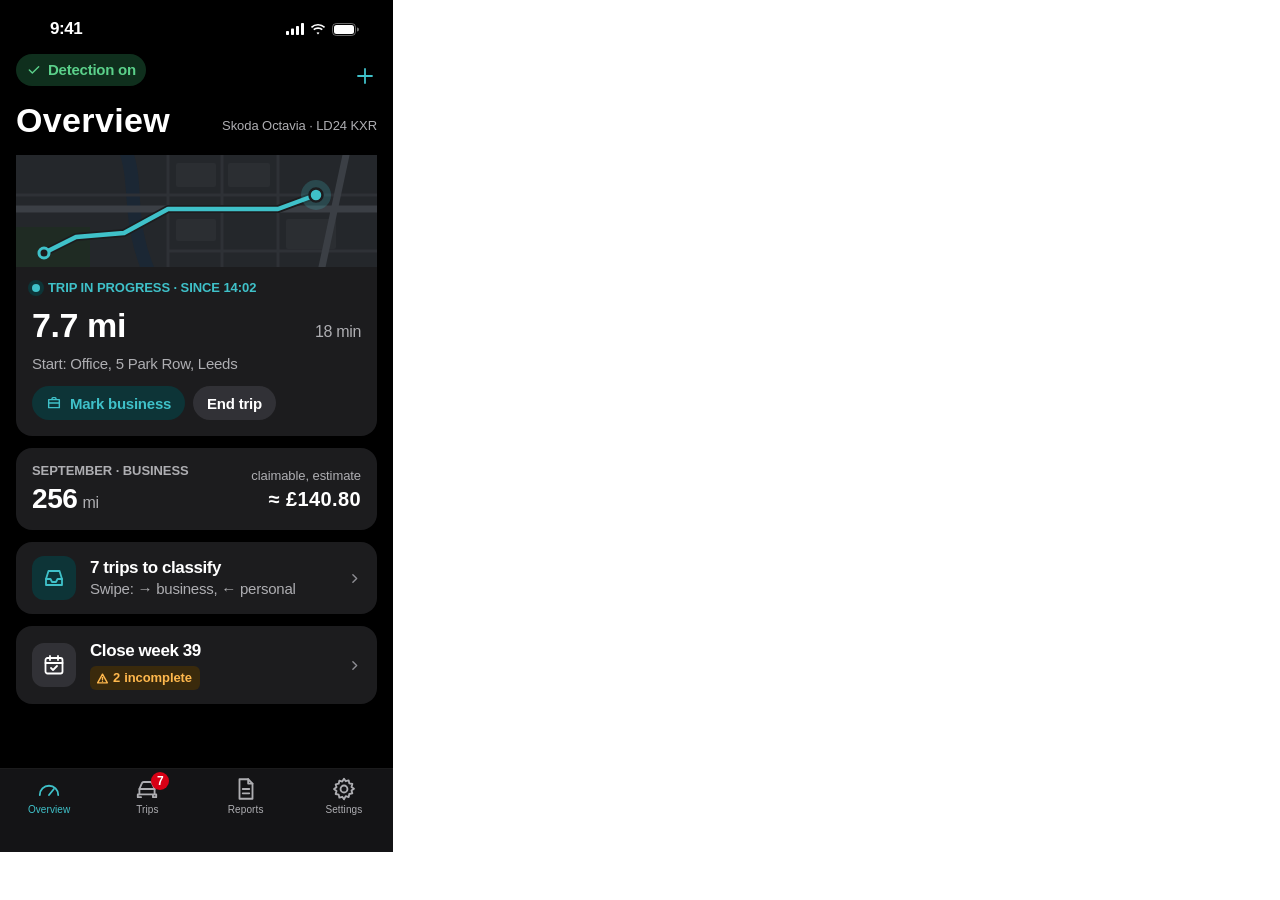
<file: design/screens/trip-running.html>
<!DOCTYPE html>
<html lang="en-GB"><head>
<meta charset="utf-8">
<title>Overview – trip in progress</title>
<style>
body{margin:0;font-family:-apple-system,BlinkMacSystemFont,"SF Pro Text","SF Pro Display","Helvetica Neue",Helvetica,sans-serif;-webkit-font-smoothing:antialiased}
*{box-sizing:border-box}
.s{--bg:#F2F2F7;--card:#FFFFFF;--card2:#F2F2F7;--fill:rgba(118,118,128,.12);--label:#000000;--sec:#6C6C70;--ter:#8A8A8E;--sep:rgba(60,60,67,.22);--bar:rgba(249,249,249,.94);--acc:#0B6B74;--acc-t:#E2F0F1;--on:#FFFFFF;--biz:#2A55C9;--biz-t:#E7EDFB;--pri:#A34E06;--pri-t:#FCEEDF;--com:#6B45B8;--com-t:#EFE9F9;--warn:#8F5200;--warn-t:#FFF3DC;--err:#C1271D;--err-t:#FDE8E6;--ok:#1B7A43;--ok-t:#E3F4EA;--m-bg:#ECEDE8;--m-rd:#FFFFFF;--m-mn:#DADBD3;--m-pk:#D6E5CC;--m-wt:#C8DBEA;--m-bl:#E2E2DB;position:relative;overflow:hidden;display:flex;flex-direction:column;background:var(--bg);color:var(--label);font-size:17px;line-height:22px;letter-spacing:-.41px}
.s.dark{--bg:#000000;--card:#1C1C1E;--card2:#2C2C2E;--fill:rgba(118,118,128,.24);--label:#FFFFFF;--sec:#AEAEB2;--ter:#8D8D93;--sep:rgba(84,84,88,.65);--bar:rgba(22,22,24,.94);--acc:#3FC1C9;--acc-t:#0D3437;--on:#00292C;--biz:#86ABFF;--biz-t:#1B2848;--pri:#F4A45E;--pri-t:#3A2511;--com:#BBA0F6;--com-t:#2C2244;--warn:#FFB84D;--warn-t:#3A2A0C;--err:#FF7B72;--err-t:#3E1614;--ok:#5BD08A;--ok-t:#0F2F1D;--m-bg:#24272B;--m-rd:#3B3F45;--m-mn:#2E3136;--m-pk:#1F2B23;--m-wt:#1B2734;--m-bl:#2B2E32}
.num{font-variant-numeric:tabular-nums}
.lt{font-size:34px;line-height:41px;font-weight:700;letter-spacing:.37px}
.t1{font-size:28px;line-height:34px;font-weight:700;letter-spacing:.36px}
.t2{font-size:22px;line-height:28px;font-weight:700;letter-spacing:.35px}
.t3{font-size:20px;line-height:25px;font-weight:600;letter-spacing:.38px}
.hl{font-size:17px;line-height:22px;font-weight:600}
.co{font-size:16px;line-height:21px;letter-spacing:-.32px}
.sh{font-size:15px;line-height:20px;letter-spacing:-.24px}
.fn{font-size:13px;line-height:18px;letter-spacing:-.08px}
.c1{font-size:12px;line-height:16px;letter-spacing:0}
.sec{color:var(--sec)}.acc{color:var(--acc)}.b6{font-weight:600}.up{text-transform:uppercase}
.col{display:flex;flex-direction:column}.hr{display:flex;align-items:center}.grow{flex:1;min-width:0}
.safe{height:54px;flex:none}
.nav{height:44px;flex:none;display:flex;align-items:center;justify-content:space-between;padding:0 16px}
.nb{display:inline-flex;align-items:center;gap:4px;border:0;background:none;padding:0;color:var(--acc);font-family:inherit;font-size:17px;letter-spacing:-.41px;min-height:44px;min-width:44px;text-decoration:none;cursor:pointer}
.nb.r{justify-content:flex-end}
.ttl{padding:2px 16px 10px;flex:none}
.main{flex:1;min-height:0;display:flex;flex-direction:column;gap:20px;padding:4px 16px 100px}
.card{background:var(--card);border-radius:16px;padding:16px}
.grp{background:var(--card);border-radius:12px;overflow:hidden;display:flex;flex-direction:column}
.grp>*{position:relative}
.grp>*+*::before{content:"";position:absolute;left:16px;right:0;top:0;height:.5px;background:var(--sep)}
.grp>.ri::before{left:58px}.grp>.rm::before{left:84px}
.row{display:flex;align-items:center;gap:12px;min-height:44px;padding:11px 16px;color:inherit;text-decoration:none}
.gh{font-size:13px;line-height:18px;color:var(--sec);text-transform:uppercase;padding:0 16px 7px}
.gf{font-size:13px;line-height:18px;color:var(--sec);padding:7px 16px 0}
.val{color:var(--sec);text-align:right}
.ico{width:30px;height:30px;border-radius:7px;display:flex;align-items:center;justify-content:center;color:#FFFFFF;flex:none}
svg.i{width:20px;height:20px;fill:none;stroke:currentColor;stroke-width:1.8;stroke-linecap:round;stroke-linejoin:round;flex:none}
svg.sm{width:16px;height:16px;stroke-width:2.1}svg.xs{width:13px;height:13px;stroke-width:2.6}svg.lg{width:28px;height:28px;stroke-width:1.6}svg.xl{width:44px;height:44px;stroke-width:1.4}
.chev{color:var(--ter)}
.btn{display:flex;align-items:center;justify-content:center;gap:8px;height:50px;width:100%;border:0;border-radius:14px;background:var(--acc);color:var(--on);font-family:inherit;font-size:17px;font-weight:600;letter-spacing:-.41px;text-decoration:none;cursor:pointer;flex:none}
.btn.t{background:var(--acc-t);color:var(--acc)}.btn.p{background:none;color:var(--acc);height:44px}.btn.d{background:var(--card);color:var(--err)}
.btn.sm{height:34px;width:auto;padding:0 14px;border-radius:17px;font-size:15px;letter-spacing:-.24px}
.btn:disabled{background:var(--fill);color:var(--sec)}
.chip{display:inline-flex;align-items:center;gap:6px;min-height:32px;padding:5px 10px 5px 10px;border-radius:16px;font-size:15px;line-height:20px;font-weight:500;background:var(--card);color:var(--label);border:0;font-family:inherit;letter-spacing:-.24px;text-decoration:none;align-self:flex-start}
.dot{width:8px;height:8px;border-radius:4px;flex:none}
.tag{display:inline-flex;align-items:center;gap:4px;height:24px;padding:0 8px 0 6px;border-radius:6px;font-size:13px;font-weight:600;line-height:18px;letter-spacing:-.08px;white-space:nowrap;flex:none}
.tag.b{background:var(--biz-t);color:var(--biz)}.tag.p{background:var(--pri-t);color:var(--pri)}.tag.c{background:var(--com-t);color:var(--com)}.tag.u{background:var(--fill);color:var(--sec)}.tag.w{background:var(--warn-t);color:var(--warn)}.tag.e{background:var(--err-t);color:var(--err)}.tag.k{background:var(--ok-t);color:var(--ok)}.tag.a{background:var(--acc-t);color:var(--acc)}
.seg{display:grid;background:var(--fill);border-radius:9px;padding:2px;height:36px;flex:none}
.seg>button{border:0;background:none;border-radius:7px;font-family:inherit;font-size:13px;font-weight:500;letter-spacing:-.08px;color:var(--label);display:flex;align-items:center;justify-content:center;gap:5px;padding:0 4px;white-space:nowrap}
.seg>button.on{background:var(--card);font-weight:600;box-shadow:0 3px 8px rgba(0,0,0,.12),0 0 0 .5px rgba(0,0,0,.04)}
.dark .seg>button.on{background:#636366}
.tabbar{position:absolute;left:0;right:0;bottom:0;height:83px;background:var(--bar);box-shadow:0 -.5px 0 var(--sep);display:grid;grid-template-columns:repeat(4,minmax(0,1fr));padding-top:7px}
.tab{display:flex;flex-direction:column;align-items:center;gap:2px;font-size:10px;line-height:12px;font-weight:500;letter-spacing:.1px;color:var(--sec);text-decoration:none;position:relative}
.tab svg.i{width:26px;height:26px;stroke-width:1.7}.tab.on{color:var(--acc)}
.badge{position:absolute;top:-4px;left:54%;min-width:18px;height:18px;padding:0 5px;border-radius:9px;background:#D70015;color:#FFFFFF;font-size:12px;font-weight:600;line-height:18px;text-align:center}
.map{display:block;width:100%;height:100%}
.mbg{fill:var(--m-bg)}.mpk{fill:var(--m-pk)}.mwt{fill:var(--m-wt)}.mbl{fill:var(--m-bl)}
.mrd{stroke:var(--m-rd);fill:none;stroke-linecap:round;stroke-linejoin:round}.mmn{stroke:var(--m-mn);fill:none;stroke-linecap:round}
.rtc{stroke:var(--card);fill:none;stroke-width:8;stroke-linecap:round;stroke-linejoin:round}
.rt{stroke:var(--acc);fill:none;stroke-width:4.5;stroke-linecap:round;stroke-linejoin:round}
.ps{fill:var(--card);stroke:var(--acc);stroke-width:3}.pe{fill:var(--acc);stroke:var(--card);stroke-width:2.5}
.ml{font-size:11px;fill:var(--sec);font-weight:600;letter-spacing:.2px}

.sb{position:absolute;top:0;left:0;right:0;height:54px;z-index:50;display:flex;align-items:center;justify-content:space-between;padding:4px 34px 0 50px;font-size:17px;font-weight:600;letter-spacing:-.4px;color:var(--label);pointer-events:none}
.sbi{display:flex;align-items:center;gap:6px}
</style>
</head>
<body>
<div class="s dark" style="width: 393px; height: 852px">
<div class="sb" aria-hidden="true"><span>9:41</span><span class="sbi"><svg xmlns="http://www.w3.org/2000/svg" viewBox="0 0 18 12" width="18" height="12" fill="currentColor"><rect x="0" y="8" width="3" height="4" rx=".8"/><rect x="5" y="5.5" width="3" height="6.5" rx=".8"/><rect x="10" y="3" width="3" height="9" rx=".8"/><rect x="15" y="0" width="3" height="12" rx=".8"/></svg><svg xmlns="http://www.w3.org/2000/svg" viewBox="0 0 16 12" width="16" height="12" fill="currentColor"><path d="M8 2.6c2.3 0 4.4.9 6 2.4l1.1-1.2A10.2 10.2 0 0 0 8 1 10.2 10.2 0 0 0 .9 3.8L2 5a8.6 8.6 0 0 1 6-2.4Zm0 3.3c1.4 0 2.7.5 3.7 1.4l1.1-1.2A7 7 0 0 0 8 4.3a7 7 0 0 0-4.8 1.8l1.1 1.2A5.4 5.4 0 0 1 8 5.9Zm0 3.3c.6 0 1.1.2 1.5.6L8 11.5 6.5 9.8c.4-.4.9-.6 1.5-.6Z"/></svg><svg xmlns="http://www.w3.org/2000/svg" viewBox="0 0 27 13" width="27" height="13"><rect x=".5" y=".5" width="23" height="12" rx="3.8" fill="none" stroke="currentColor" opacity=".4"/><rect x="2" y="2" width="20" height="9" rx="2.5" fill="currentColor"/><path d="M25 4.5v4a2 2 0 0 0 0-4Z" fill="currentColor" opacity=".45"/></svg></span></div>
<div class="safe"></div>
<div class="nav">
<a class="chip" href="Health.dc.html" style="background: var(--ok-t); color: var(--ok)" aria-label="Open detection status"><svg xmlns="http://www.w3.org/2000/svg" class="i sm" viewBox="0 0 24 24"><path d="m5 12 4.5 4.5L19 7"></path></svg><span class="b6">Detection on</span></a>
<a class="nb r" href="AddTrip.dc.html" aria-label="Add trip manually"><svg xmlns="http://www.w3.org/2000/svg" class="i" viewBox="0 0 24 24" style="width: 24px; height: 24px"><path d="M12 5v14M5 12h14"></path></svg></a>
</div>
<div class="ttl hr" style="justify-content: space-between; align-items: flex-end">
<h1 class="lt" style="margin: 0">Overview</h1>
<span class="fn sec" style="padding-bottom: 6px">Skoda Octavia · LD24 KXR</span>
</div>
<div class="main" style="gap: 12px">
<div class="card col" style="padding: 0; gap: 0">
<div style="height: 112px">
<svg xmlns="http://www.w3.org/2000/svg" class="map" viewBox="0 0 361 112" preserveAspectRatio="xMidYMid slice">
<rect class="mbg" width="361" height="112"></rect>
<path class="mpk" d="M0 72h74v40H0z"></path>
<path class="mwt" d="M118 0c10 30 0 62 20 112h-14C106 62 114 30 104 0z"></path>
<g class="mbl"><rect x="160" y="8" width="40" height="24" rx="2"></rect><rect x="212" y="8" width="42" height="24" rx="2"></rect><rect x="160" y="64" width="40" height="22" rx="2"></rect><rect x="270" y="64" width="50" height="30" rx="2"></rect></g>
<path class="mmn" d="M152 0v112M206 0v112M262 0v112M0 40h361M152 96h209" style="stroke-width: 3"></path>
<path class="mrd" d="M0 54h361M330 0 306 112" style="stroke-width: 7"></path>
<path class="rtc" d="M28 98 60 82 108 78 152 54 262 54 300 40"></path>
<path class="rt" d="M28 98 60 82 108 78 152 54 262 54 300 40"></path>
<circle class="ps" cx="28" cy="98" r="5"></circle>
<circle cx="300" cy="40" r="15" style="fill: var(--acc); opacity: .22"></circle>
<circle cx="300" cy="40" r="6.5" style="fill: var(--acc); stroke: var(--card); stroke-width: 2.5"></circle>
</svg>
</div>
<div class="col" style="padding: 12px 16px 16px; gap: 8px">
<div class="hr" style="gap: 8px">
<span class="dot" style="background: var(--acc); box-shadow: 0 0 0 4px var(--acc-t)"></span>
<span class="fn b6 up acc">Trip in progress · since 14:02</span>
</div>
<div class="hr" style="justify-content: space-between; align-items: baseline">
<span class="num" style="font-size: 34px; line-height: 41px; font-weight: 700">7.7 mi</span>
<span class="co sec num">18 min</span>
</div>
<span class="sh sec">Start: Office, 5 Park Row, Leeds</span>
<div class="hr" style="gap: 8px; padding-top: 4px">
<button class="btn sm t" type="button"><svg xmlns="http://www.w3.org/2000/svg" class="i sm" viewBox="0 0 24 24"><path d="M9 7V5.5A1.5 1.5 0 0 1 10.5 4h3A1.5 1.5 0 0 1 15 5.5V7M4 7h16v12H4zM4 12h16"></path></svg>Mark business</button>
<button class="btn sm" type="button" style="background: var(--fill); color: var(--label)">End trip</button>
</div>
</div>
</div>
<div class="card hr" style="gap: 12px; padding: 14px 16px; justify-content: space-between">
<div class="col" style="gap: 2px">
<span class="fn sec b6 up">September · business</span>
<div class="hr" style="align-items: baseline; gap: 5px"><span class="num" style="font-size: 28px; line-height: 34px; font-weight: 700">256</span><span class="co sec">mi</span></div>
</div>
<div class="col" style="gap: 2px; align-items: flex-end">
<span class="fn sec">claimable, estimate</span>
<span class="t3 num">≈ £140.80</span>
</div>
</div>
<a class="card hr" href="Inbox.dc.html" style="gap: 14px; text-decoration: none; color: inherit; padding: 14px 16px">
<div class="ico" style="width: 44px; height: 44px; border-radius: 12px; background: var(--acc-t); color: var(--acc)"><svg xmlns="http://www.w3.org/2000/svg" class="i" viewBox="0 0 24 24" style="width: 24px; height: 24px"><path d="M4 13h4.5l1.5 3h4l1.5-3H20"></path><path d="M4 13 6.5 5h11L20 13v6H4z"></path></svg></div>
<div class="col grow">
<span class="hl"><span class="num">7</span> trips to classify</span>
<span class="sh sec">Swipe: → business, ← personal</span>
</div>
<svg xmlns="http://www.w3.org/2000/svg" class="i xs chev" viewBox="0 0 24 24"><path d="m9 5 7 7-7 7"></path></svg>
</a>
<a class="card hr" href="WeekClose.dc.html" style="gap: 14px; text-decoration: none; color: inherit; padding: 14px 16px">
<div class="ico" style="width: 44px; height: 44px; border-radius: 12px; background: var(--fill); color: var(--label)"><svg xmlns="http://www.w3.org/2000/svg" class="i" viewBox="0 0 24 24" style="width: 24px; height: 24px"><rect x="3.5" y="5" width="17" height="15.5" rx="2"></rect><path d="M3.5 10h17M8 3v4M16 3v4M9 15l2 2 4-4"></path></svg></div>
<div class="col grow" style="gap: 4px">
<span class="hl">Close week 39</span>
<span class="tag w" style="align-self: flex-start"><svg xmlns="http://www.w3.org/2000/svg" class="i xs" viewBox="0 0 24 24"><path d="M12 4 3 20h18zM12 10v4M12 17v.01"></path></svg><span class="num">2</span> incomplete</span>
</div>
<svg xmlns="http://www.w3.org/2000/svg" class="i xs chev" viewBox="0 0 24 24"><path d="m9 5 7 7-7 7"></path></svg>
</a>
</div>
<nav class="tabbar" aria-label="Tabs">
<a class="tab on" href="Main.dc.html"><svg xmlns="http://www.w3.org/2000/svg" class="i" viewBox="0 0 24 24"><path d="M3.5 17.5a8.5 8.5 0 1 1 17 0"></path><path d="M12 17.5l4.5-5.5"></path></svg>Overview</a>
<a class="tab" href="Inbox.dc.html"><svg xmlns="http://www.w3.org/2000/svg" class="i" viewBox="0 0 24 24"><path d="M5 17v-5l2.2-5.2A2 2 0 0 1 9 5.5h6a2 2 0 0 1 1.8 1.3L19 12v5"></path><path d="M3.5 17h17v2.5h-3V17M6.5 19.5h-3V17M5 12h14"></path></svg><span class="badge num">7</span>Trips</a>
<a class="tab" href="Reports.dc.html"><svg xmlns="http://www.w3.org/2000/svg" class="i" viewBox="0 0 24 24"><path d="M6 3h8l4 4v14H6z"></path><path d="M14 3v4h4M9 12h6M9 16h6"></path></svg>Reports</a>
<a class="tab" href="Settings.dc.html"><svg xmlns="http://www.w3.org/2000/svg" class="i" viewBox="0 0 24 24"><path d="M12 2.5l1.6 2.3 2.7-.8.6 2.8 2.8.6-.8 2.7 2.3 1.6-2.3 1.6.8 2.7-2.8.6-.6 2.8-2.7-.8L12 21.5l-1.6-2.3-2.7.8-.6-2.8-2.8-.6.8-2.7L2.8 12l2.3-1.6-.8-2.7 2.8-.6.6-2.8 2.7.8z"></path><circle cx="12" cy="12" r="3.2"></circle></svg>Settings</a>
</nav>
</div>
</body></html>
</file>
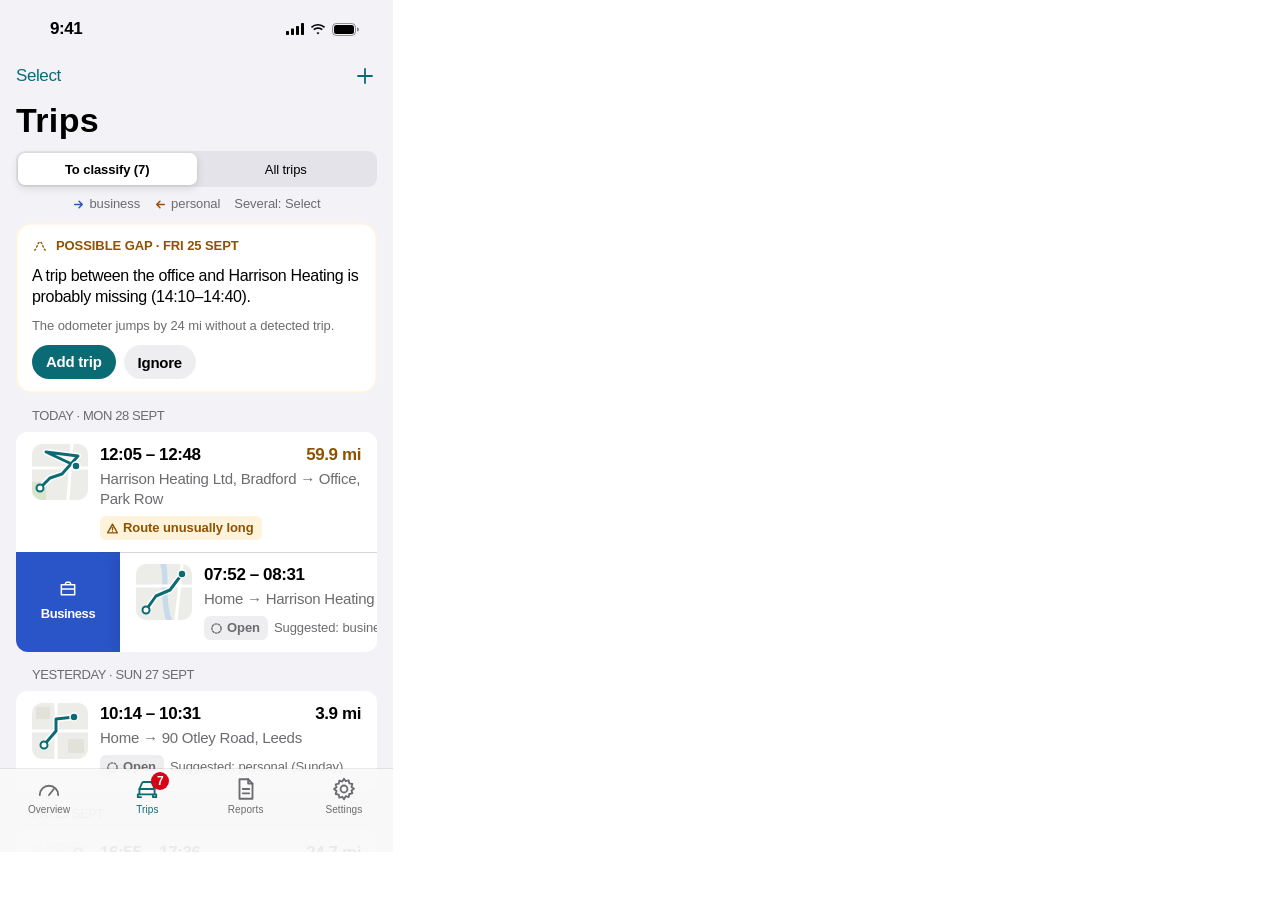
<file: design/screens/trips-inbox.html>
<!DOCTYPE html>
<html lang="en-GB"><head>
<meta charset="utf-8">
<title>Classify trips</title>
<style>
body{margin:0;font-family:-apple-system,BlinkMacSystemFont,"SF Pro Text","SF Pro Display","Helvetica Neue",Helvetica,sans-serif;-webkit-font-smoothing:antialiased}
*{box-sizing:border-box}
.s{--bg:#F2F2F7;--card:#FFFFFF;--card2:#F2F2F7;--fill:rgba(118,118,128,.12);--label:#000000;--sec:#6C6C70;--ter:#8A8A8E;--sep:rgba(60,60,67,.22);--bar:rgba(249,249,249,.94);--acc:#0B6B74;--acc-t:#E2F0F1;--on:#FFFFFF;--biz:#2A55C9;--biz-t:#E7EDFB;--pri:#A34E06;--pri-t:#FCEEDF;--com:#6B45B8;--com-t:#EFE9F9;--warn:#8F5200;--warn-t:#FFF3DC;--err:#C1271D;--err-t:#FDE8E6;--ok:#1B7A43;--ok-t:#E3F4EA;--m-bg:#ECEDE8;--m-rd:#FFFFFF;--m-mn:#DADBD3;--m-pk:#D6E5CC;--m-wt:#C8DBEA;--m-bl:#E2E2DB;--bizf:#2A55C9;--prif:#A34E06;position:relative;overflow:hidden;display:flex;flex-direction:column;background:var(--bg);color:var(--label);font-size:17px;line-height:22px;letter-spacing:-.41px}
.s.dark{--bg:#000000;--card:#1C1C1E;--card2:#2C2C2E;--fill:rgba(118,118,128,.24);--label:#FFFFFF;--sec:#AEAEB2;--ter:#8D8D93;--sep:rgba(84,84,88,.65);--bar:rgba(22,22,24,.94);--acc:#3FC1C9;--acc-t:#0D3437;--on:#00292C;--biz:#86ABFF;--biz-t:#1B2848;--pri:#F4A45E;--pri-t:#3A2511;--com:#BBA0F6;--com-t:#2C2244;--warn:#FFB84D;--warn-t:#3A2A0C;--err:#FF7B72;--err-t:#3E1614;--ok:#5BD08A;--ok-t:#0F2F1D;--m-bg:#24272B;--m-rd:#3B3F45;--m-mn:#2E3136;--m-pk:#1F2B23;--m-wt:#1B2734;--m-bl:#2B2E32;--bizf:#3B64D6;--prif:#A34E06}
.num{font-variant-numeric:tabular-nums}
.lt{font-size:34px;line-height:41px;font-weight:700;letter-spacing:.37px}
.hl{font-size:17px;line-height:22px;font-weight:600}
.co{font-size:16px;line-height:21px;letter-spacing:-.32px}
.sh{font-size:15px;line-height:20px;letter-spacing:-.24px}
.fn{font-size:13px;line-height:18px;letter-spacing:-.08px}
.sec{color:var(--sec)}.acc{color:var(--acc)}.b6{font-weight:600}.up{text-transform:uppercase}
.col{display:flex;flex-direction:column}.hr{display:flex;align-items:center}.grow{flex:1;min-width:0}
.safe{height:54px;flex:none}
.nav{height:44px;flex:none;display:flex;align-items:center;justify-content:space-between;padding:0 16px}
.nb{display:inline-flex;align-items:center;gap:4px;border:0;background:none;padding:0;color:var(--acc);font-family:inherit;font-size:17px;letter-spacing:-.41px;min-height:44px;min-width:44px;text-decoration:none;cursor:pointer}
.nb.r{justify-content:flex-end}
.ttl{padding:2px 16px 10px;flex:none}
.card{background:var(--card);border-radius:16px;padding:16px}
.grp{background:var(--card);border-radius:12px;overflow:hidden;display:flex;flex-direction:column}
.grp>*{position:relative;flex-shrink:0}
.grp{flex-shrink:0}
.grp>*+*::before{content:"";position:absolute;left:16px;right:0;top:0;height:.5px;background:var(--sep);z-index:2}
.grp>.rm::before{left:84px}
.gh{font-size:13px;line-height:18px;color:var(--sec);text-transform:uppercase;padding:14px 16px 7px}
svg.i{width:20px;height:20px;fill:none;stroke:currentColor;stroke-width:1.8;stroke-linecap:round;stroke-linejoin:round;flex:none}
svg.sm{width:16px;height:16px;stroke-width:2.1}svg.xs{width:13px;height:13px;stroke-width:2.6}
.btn{display:flex;align-items:center;justify-content:center;gap:8px;height:50px;width:100%;border:0;border-radius:14px;background:var(--acc);color:var(--on);font-family:inherit;font-size:17px;font-weight:600;letter-spacing:-.41px;text-decoration:none;cursor:pointer;flex:none}
.btn.sm{height:34px;width:auto;padding:0 14px;border-radius:17px;font-size:15px;letter-spacing:-.24px}
.tag{display:inline-flex;align-items:center;gap:4px;height:24px;padding:0 8px 0 6px;border-radius:6px;font-size:13px;font-weight:600;line-height:18px;letter-spacing:-.08px;white-space:nowrap;flex:none}
.tag.b{background:var(--biz-t);color:var(--biz)}.tag.p{background:var(--pri-t);color:var(--pri)}.tag.u{background:var(--fill);color:var(--sec)}.tag.w{background:var(--warn-t);color:var(--warn)}
.seg{display:grid;background:var(--fill);border-radius:9px;padding:2px;height:36px;flex:none}
.seg>button{border:0;background:none;border-radius:7px;font-family:inherit;font-size:13px;font-weight:500;letter-spacing:-.08px;color:var(--label);display:flex;align-items:center;justify-content:center;gap:5px;padding:0 4px;white-space:nowrap}
.seg>button.on{background:var(--card);font-weight:600;box-shadow:0 3px 8px rgba(0,0,0,.12),0 0 0 .5px rgba(0,0,0,.04)}
.dark .seg>button.on{background:#636366}
.tabbar{position:absolute;left:0;right:0;bottom:0;height:83px;background:var(--bar);box-shadow:0 -.5px 0 var(--sep);display:grid;grid-template-columns:repeat(4,minmax(0,1fr));padding-top:7px;z-index:5}
.tab{display:flex;flex-direction:column;align-items:center;gap:2px;font-size:10px;line-height:12px;font-weight:500;letter-spacing:.1px;color:var(--sec);text-decoration:none;position:relative}
.tab svg.i{width:26px;height:26px;stroke-width:1.7}.tab.on{color:var(--acc)}
.badge{position:absolute;top:-4px;left:54%;min-width:18px;height:18px;padding:0 5px;border-radius:9px;background:#D70015;color:#FFFFFF;font-size:12px;font-weight:600;line-height:18px;text-align:center}
.map{display:block;width:100%;height:100%}
.mbg{fill:var(--m-bg)}.mpk{fill:var(--m-pk)}.mwt{fill:var(--m-wt)}.mbl{fill:var(--m-bl)}
.mrd{stroke:var(--m-rd);fill:none;stroke-linecap:round;stroke-linejoin:round}
.rtc{stroke:var(--card);fill:none;stroke-width:6;stroke-linecap:round;stroke-linejoin:round}
.rt{stroke:var(--acc);fill:none;stroke-width:3;stroke-linecap:round;stroke-linejoin:round}
.ps{fill:var(--card);stroke:var(--acc);stroke-width:2}.pe{fill:var(--acc);stroke:var(--card);stroke-width:1.5}
.mm{width:56px;height:56px;border-radius:10px;overflow:hidden;flex:none}
.trow{display:flex;gap:12px;padding:12px 16px;align-items:flex-start;background:var(--card);color:inherit;text-decoration:none}
.act{position:absolute;top:0;bottom:0;display:flex;flex-direction:column;align-items:center;justify-content:center;gap:4px;color:#FFFFFF;font-size:13px;font-weight:600}

.sb{position:absolute;top:0;left:0;right:0;height:54px;z-index:50;display:flex;align-items:center;justify-content:space-between;padding:4px 34px 0 50px;font-size:17px;font-weight:600;letter-spacing:-.4px;color:var(--label);pointer-events:none}
.sbi{display:flex;align-items:center;gap:6px}
</style>
</head>
<body>
<div class="s" style="width: 393px; height: 852px">
<div class="sb" aria-hidden="true"><span>9:41</span><span class="sbi"><svg xmlns="http://www.w3.org/2000/svg" viewBox="0 0 18 12" width="18" height="12" fill="currentColor"><rect x="0" y="8" width="3" height="4" rx=".8"/><rect x="5" y="5.5" width="3" height="6.5" rx=".8"/><rect x="10" y="3" width="3" height="9" rx=".8"/><rect x="15" y="0" width="3" height="12" rx=".8"/></svg><svg xmlns="http://www.w3.org/2000/svg" viewBox="0 0 16 12" width="16" height="12" fill="currentColor"><path d="M8 2.6c2.3 0 4.4.9 6 2.4l1.1-1.2A10.2 10.2 0 0 0 8 1 10.2 10.2 0 0 0 .9 3.8L2 5a8.6 8.6 0 0 1 6-2.4Zm0 3.3c1.4 0 2.7.5 3.7 1.4l1.1-1.2A7 7 0 0 0 8 4.3a7 7 0 0 0-4.8 1.8l1.1 1.2A5.4 5.4 0 0 1 8 5.9Zm0 3.3c.6 0 1.1.2 1.5.6L8 11.5 6.5 9.8c.4-.4.9-.6 1.5-.6Z"/></svg><svg xmlns="http://www.w3.org/2000/svg" viewBox="0 0 27 13" width="27" height="13"><rect x=".5" y=".5" width="23" height="12" rx="3.8" fill="none" stroke="currentColor" opacity=".4"/><rect x="2" y="2" width="20" height="9" rx="2.5" fill="currentColor"/><path d="M25 4.5v4a2 2 0 0 0 0-4Z" fill="currentColor" opacity=".45"/></svg></span></div>
<div class="safe"></div>
<div class="nav">
<a class="nb" href="InboxBulk.dc.html">Select</a>
<a class="nb r" href="AddTrip.dc.html" aria-label="Add trip manually"><svg xmlns="http://www.w3.org/2000/svg" class="i" viewBox="0 0 24 24" style="width: 24px; height: 24px"><path d="M12 5v14M5 12h14"></path></svg></a>
</div>
<div class="ttl"><h1 class="lt" style="margin: 0">Trips</h1></div>
<div class="col" style="padding: 0 16px 6px; gap: 8px; flex: none">
<div class="seg" style="grid-template-columns: repeat(2, minmax(0, 1fr))">
<button class="on" type="button"><span>To classify (<span class="num">7</span>)</span></button>
<button type="button">All trips</button>
</div>
<div class="hr fn sec" style="gap: 14px; justify-content: center">
<span class="hr" style="gap: 4px"><svg xmlns="http://www.w3.org/2000/svg" class="i xs" viewBox="0 0 24 24" style="color: var(--biz)"><path d="M5 12h14M13 6l6 6-6 6"></path></svg>business</span>
<span class="hr" style="gap: 4px"><svg xmlns="http://www.w3.org/2000/svg" class="i xs" viewBox="0 0 24 24" style="color: var(--pri)"><path d="M19 12H5M11 6l-6 6 6 6"></path></svg>personal</span>
<span>Several: Select</span>
</div>
</div>
<div class="col" style="flex: 1; min-height: 0; padding: 4px 16px 100px">
<div class="card col" style="gap: 10px; padding: 14px 16px; box-shadow: inset 0 0 0 1.5px var(--warn-t)">
<div class="hr" style="gap: 8px">
<svg xmlns="http://www.w3.org/2000/svg" class="i sm" viewBox="0 0 24 24" style="color: var(--warn)"><path d="M4 18c3 0 4-12 8-12s5 12 8 12" style="stroke-dasharray: 2 3.5"></path></svg>
<span class="fn b6 up" style="color: var(--warn)">Possible gap · Fri 25 Sept</span>
</div>
<span class="co">A trip between the office and Harrison Heating is probably missing (<span class="num">14:10–14:40</span>).</span>
<span class="fn sec">The odometer jumps by <span class="num">24 mi</span> without a detected trip.</span>
<div class="hr" style="gap: 8px">
<a class="btn sm" href="AddTrip.dc.html">Add trip</a>
<button class="btn sm" type="button" style="background: var(--fill); color: var(--label)">Ignore</button>
</div>
</div>
<div class="gh">Today · Mon 28 Sept</div>
<div class="grp">
<a class="trow" href="TripFlag.dc.html">
<div class="mm"><svg xmlns="http://www.w3.org/2000/svg" class="map" viewBox="0 0 56 56"><rect class="mbg" width="56" height="56"></rect><path class="mpk" d="M0 38h14v18H0z"></path><path class="mrd" d="M0 24h56M40 0 36 56" style="stroke-width: 3"></path><path class="rtc" d="M8 44 18 34 30 30 46 12 14 8 44 22"></path><path class="rt" d="M8 44 18 34 30 30 46 12 14 8 44 22"></path><circle class="ps" cx="8" cy="44" r="3.5"></circle><circle class="pe" cx="44" cy="22" r="4"></circle></svg></div>
<div class="col grow" style="gap: 3px">
<div class="hr" style="justify-content: space-between; gap: 8px"><span class="hl num">12:05 – 12:48</span><span class="hl num" style="color: var(--warn)">59.9 mi</span></div>
<span class="sh sec">Harrison Heating Ltd, Bradford → Office, Park Row</span>
<div class="hr" style="gap: 6px; margin-top: 4px"><span class="tag w"><svg xmlns="http://www.w3.org/2000/svg" class="i xs" viewBox="0 0 24 24"><path d="M12 4 3 20h18zM12 10v4M12 17v.01"></path></svg>Route unusually long</span></div>
</div>
</a>
<div class="rm" style="overflow: hidden">
<div class="act" style="left: 0; width: 104px; background: var(--bizf)"><svg xmlns="http://www.w3.org/2000/svg" class="i" viewBox="0 0 24 24"><path d="M9 7V5.5A1.5 1.5 0 0 1 10.5 4h3A1.5 1.5 0 0 1 15 5.5V7M4 7h16v12H4zM4 12h16"></path></svg>Business</div>
<a class="trow" href="TripDetail.dc.html" style="transform: translateX(104px); box-shadow: -6px 0 12px rgba(0,0,0,.08)">
<div class="mm"><svg xmlns="http://www.w3.org/2000/svg" class="map" viewBox="0 0 56 56"><rect class="mbg" width="56" height="56"></rect><path class="mwt" d="M30 0c4 14-2 30 6 56h-6c-7-24-1-42-6-56z"></path><path class="mrd" d="M0 22h56M46 0 40 56" style="stroke-width: 3"></path><path class="rtc" d="M10 46 20 32 34 26 46 10"></path><path class="rt" d="M10 46 20 32 34 26 46 10"></path><circle class="ps" cx="10" cy="46" r="3.5"></circle><circle class="pe" cx="46" cy="10" r="4"></circle></svg></div>
<div class="col grow" style="gap: 3px">
<div class="hr" style="justify-content: space-between; gap: 8px"><span class="hl num">07:52 – 08:31</span><span class="hl num">24.0 mi</span></div>
<span class="sh sec">Home → Harrison Heating Ltd, Bradford</span>
<div class="hr" style="gap: 6px; margin-top: 4px"><span class="tag u"><svg xmlns="http://www.w3.org/2000/svg" class="i xs" viewBox="0 0 24 24"><circle cx="12" cy="12" r="8.5" style="stroke-dasharray: 3 3"></circle></svg>Open</span><span class="fn sec">Suggested: business</span></div>
</div>
</a>
</div>
</div>
<div class="gh">Yesterday · Sun 27 Sept</div>
<div class="grp">
<a class="trow" href="TripDetail.dc.html">
<div class="mm"><svg xmlns="http://www.w3.org/2000/svg" class="map" viewBox="0 0 56 56"><rect class="mbg" width="56" height="56"></rect><g class="mbl"><rect x="4" y="4" width="14" height="12" rx="1"></rect><rect x="36" y="36" width="16" height="14" rx="1"></rect></g><path class="mrd" d="M0 28h56M24 0v56" style="stroke-width: 3"></path><path class="rtc" d="M12 42 24 28 24 16 42 14"></path><path class="rt" d="M12 42 24 28 24 16 42 14"></path><circle class="ps" cx="12" cy="42" r="3.5"></circle><circle class="pe" cx="42" cy="14" r="4"></circle></svg></div>
<div class="col grow" style="gap: 3px">
<div class="hr" style="justify-content: space-between; gap: 8px"><span class="hl num">10:14 – 10:31</span><span class="hl num">3.9 mi</span></div>
<span class="sh sec">Home → 90 Otley Road, Leeds</span>
<div class="hr" style="gap: 6px; margin-top: 4px"><span class="tag u"><svg xmlns="http://www.w3.org/2000/svg" class="i xs" viewBox="0 0 24 24"><circle cx="12" cy="12" r="8.5" style="stroke-dasharray: 3 3"></circle></svg>Open</span><span class="fn sec">Suggested: personal (Sunday)</span></div>
</div>
</a>
</div>
<div class="gh">Fri 25 Sept</div>
<div class="grp">
<a class="trow" href="TripDetail.dc.html">
<div class="mm"><svg xmlns="http://www.w3.org/2000/svg" class="map" viewBox="0 0 56 56"><rect class="mbg" width="56" height="56"></rect><path class="mwt" d="M30 0c4 14-2 30 6 56h-6c-7-24-1-42-6-56z"></path><path class="mrd" d="M0 30h56M12 0 16 56" style="stroke-width: 3"></path><path class="rtc" d="M46 10 34 24 20 30 10 46"></path><path class="rt" d="M46 10 34 24 20 30 10 46"></path><circle class="ps" cx="46" cy="10" r="3.5"></circle><circle class="pe" cx="10" cy="46" r="4"></circle></svg></div>
<div class="col grow" style="gap: 3px">
<div class="hr" style="justify-content: space-between; gap: 8px"><span class="hl num">16:55 – 17:36</span><span class="hl num">24.7 mi</span></div>
<span class="sh sec">Harrison Heating Ltd, Bradford → Home</span>
</div>
</a>
</div>
</div>
<nav class="tabbar" aria-label="Tabs">
<a class="tab" href="Main.dc.html"><svg xmlns="http://www.w3.org/2000/svg" class="i" viewBox="0 0 24 24"><path d="M3.5 17.5a8.5 8.5 0 1 1 17 0"></path><path d="M12 17.5l4.5-5.5"></path></svg>Overview</a>
<a class="tab on" href="Inbox.dc.html"><svg xmlns="http://www.w3.org/2000/svg" class="i" viewBox="0 0 24 24"><path d="M5 17v-5l2.2-5.2A2 2 0 0 1 9 5.5h6a2 2 0 0 1 1.8 1.3L19 12v5"></path><path d="M3.5 17h17v2.5h-3V17M6.5 19.5h-3V17M5 12h14"></path></svg><span class="badge num">7</span>Trips</a>
<a class="tab" href="Reports.dc.html"><svg xmlns="http://www.w3.org/2000/svg" class="i" viewBox="0 0 24 24"><path d="M6 3h8l4 4v14H6z"></path><path d="M14 3v4h4M9 12h6M9 16h6"></path></svg>Reports</a>
<a class="tab" href="Settings.dc.html"><svg xmlns="http://www.w3.org/2000/svg" class="i" viewBox="0 0 24 24"><path d="M12 2.5l1.6 2.3 2.7-.8.6 2.8 2.8.6-.8 2.7 2.3 1.6-2.3 1.6.8 2.7-2.8.6-.6 2.8-2.7-.8L12 21.5l-1.6-2.3-2.7.8-.6-2.8-2.8-.6.8-2.7L2.8 12l2.3-1.6-.8-2.7 2.8-.6.6-2.8 2.7.8z"></path><circle cx="12" cy="12" r="3.2"></circle></svg>Settings</a>
</nav>
</div>
</body></html>
</file>
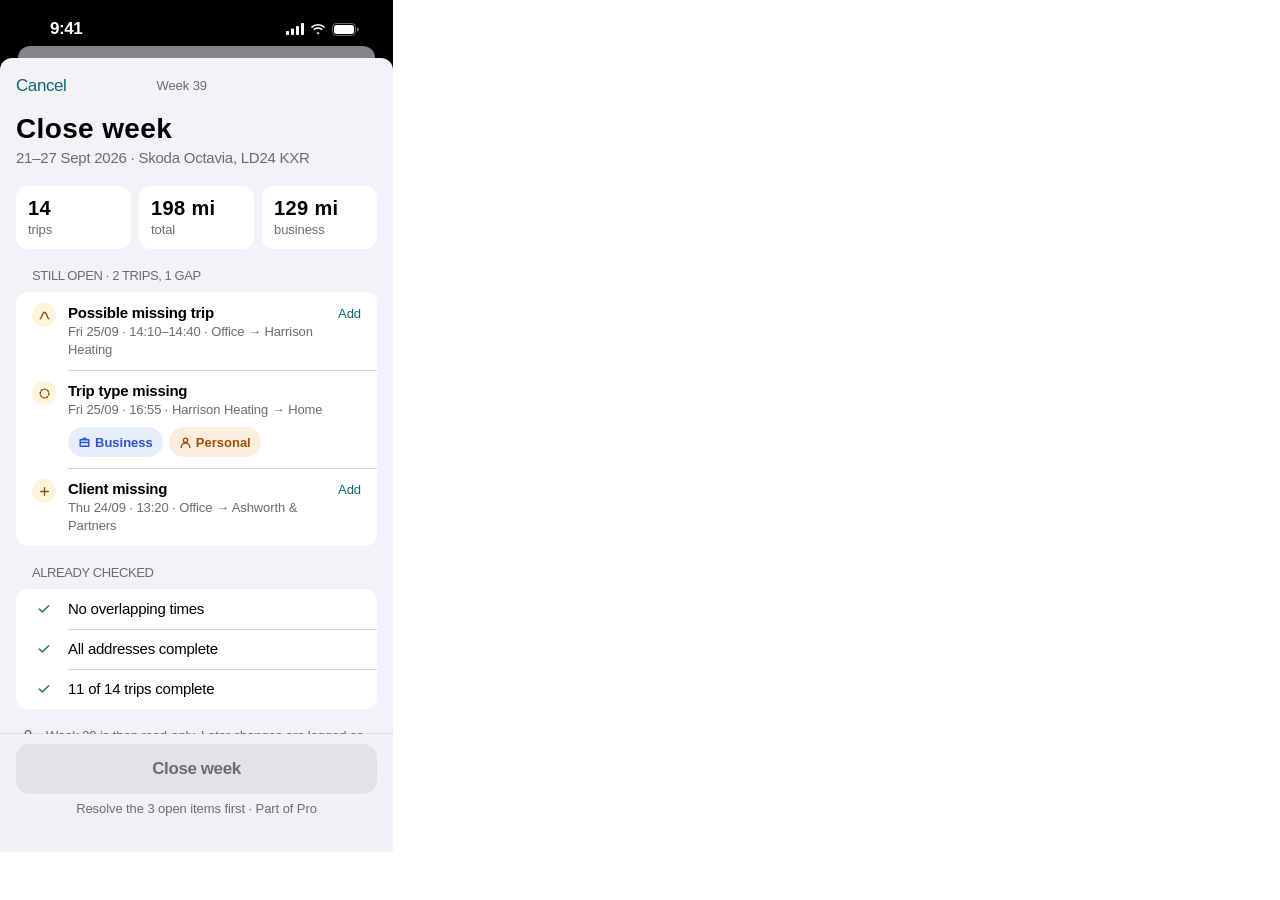
<file: design/screens/week-close.html>
<!DOCTYPE html>
<html lang="en-GB"><head>
<meta charset="utf-8">
<title>Close week</title>
<style>
body{margin:0;font-family:-apple-system,BlinkMacSystemFont,"SF Pro Text","SF Pro Display","Helvetica Neue",Helvetica,sans-serif;-webkit-font-smoothing:antialiased}
*{box-sizing:border-box}
.s{--bg:#F2F2F7;--card:#FFFFFF;--card2:#F2F2F7;--fill:rgba(118,118,128,.12);--label:#000000;--sec:#6C6C70;--ter:#8A8A8E;--sep:rgba(60,60,67,.22);--bar:rgba(242,242,247,.94);--acc:#0B6B74;--acc-t:#E2F0F1;--on:#FFFFFF;--biz:#2A55C9;--biz-t:#E7EDFB;--pri:#A34E06;--pri-t:#FCEEDF;--warn:#8F5200;--warn-t:#FFF3DC;--ok:#1B7A43;--ok-t:#E3F4EA;position:relative;overflow:hidden;display:flex;flex-direction:column;background:#000000;color:var(--label);font-size:17px;line-height:22px;letter-spacing:-.41px}
.s.dark{--bg:#1C1C1E;--card:#2C2C2E;--card2:#3A3A3C;--fill:rgba(118,118,128,.24);--label:#FFFFFF;--sec:#AEAEB2;--ter:#8D8D93;--sep:rgba(84,84,88,.65);--bar:rgba(28,28,30,.94);--acc:#3FC1C9;--acc-t:#0D3437;--on:#00292C;--biz:#86ABFF;--biz-t:#1B2848;--pri:#F4A45E;--pri-t:#3A2511;--warn:#FFB84D;--warn-t:#3A2A0C;--ok:#5BD08A;--ok-t:#0F2F1D}
.num{font-variant-numeric:tabular-nums}
.t1{font-size:28px;line-height:34px;font-weight:700;letter-spacing:.36px}
.t3{font-size:20px;line-height:25px;font-weight:600;letter-spacing:.38px}
.hl{font-size:17px;line-height:22px;font-weight:600}
.sh{font-size:15px;line-height:20px;letter-spacing:-.24px}
.fn{font-size:13px;line-height:18px;letter-spacing:-.08px}
.sec{color:var(--sec)}.b6{font-weight:600}
.col{display:flex;flex-direction:column}.hr{display:flex;align-items:center}.grow{flex:1;min-width:0}
.nb{display:inline-flex;align-items:center;gap:4px;border:0;background:none;padding:0;color:var(--acc);font-family:inherit;font-size:17px;letter-spacing:-.41px;min-height:44px;text-decoration:none;cursor:pointer}
.grp{background:var(--card);border-radius:12px;overflow:hidden;display:flex;flex-direction:column}
.grp>*{position:relative}
.grp>*+*::before{content:"";position:absolute;left:52px;right:0;top:0;height:.5px;background:var(--sep)}
.row{display:flex;align-items:center;gap:12px;min-height:44px;padding:11px 16px;color:inherit;text-decoration:none}
.gh{font-size:13px;line-height:18px;color:var(--sec);text-transform:uppercase;padding:0 16px 7px}
svg.i{width:20px;height:20px;fill:none;stroke:currentColor;stroke-width:1.8;stroke-linecap:round;stroke-linejoin:round;flex:none}
svg.sm{width:16px;height:16px;stroke-width:2.1}svg.xs{width:13px;height:13px;stroke-width:2.6}
.chev{color:var(--ter)}
.btn{display:flex;align-items:center;justify-content:center;gap:8px;height:50px;width:100%;border:0;border-radius:14px;background:var(--acc);color:var(--on);font-family:inherit;font-size:17px;font-weight:600;letter-spacing:-.41px;text-decoration:none;cursor:pointer;flex:none}
.btn:disabled{background:var(--fill);color:var(--sec);cursor:default}
.mini{height:30px;border:0;border-radius:15px;padding:0 10px;font-family:inherit;font-size:13px;font-weight:600;display:inline-flex;align-items:center;gap:4px}
.sheet{position:absolute;left:0;right:0;bottom:0;top:58px;background:var(--bg);border-radius:12px 12px 0 0;display:flex;flex-direction:column;overflow:hidden}
.stat{background:var(--card);border-radius:12px;padding:10px 12px;display:flex;flex-direction:column}

.sb{position:absolute;top:0;left:0;right:0;height:54px;z-index:50;display:flex;align-items:center;justify-content:space-between;padding:4px 34px 0 50px;font-size:17px;font-weight:600;letter-spacing:-.4px;color:var(--label);pointer-events:none}
.sbi{display:flex;align-items:center;gap:6px}
.sheet>.col:not(:last-child){overflow:hidden}
</style>
</head>
<body>
<div class="s" style="width: 393px; height: 852px">
<div class="sb" aria-hidden="true" style="color:#fff"><span>9:41</span><span class="sbi"><svg xmlns="http://www.w3.org/2000/svg" viewBox="0 0 18 12" width="18" height="12" fill="currentColor"><rect x="0" y="8" width="3" height="4" rx=".8"/><rect x="5" y="5.5" width="3" height="6.5" rx=".8"/><rect x="10" y="3" width="3" height="9" rx=".8"/><rect x="15" y="0" width="3" height="12" rx=".8"/></svg><svg xmlns="http://www.w3.org/2000/svg" viewBox="0 0 16 12" width="16" height="12" fill="currentColor"><path d="M8 2.6c2.3 0 4.4.9 6 2.4l1.1-1.2A10.2 10.2 0 0 0 8 1 10.2 10.2 0 0 0 .9 3.8L2 5a8.6 8.6 0 0 1 6-2.4Zm0 3.3c1.4 0 2.7.5 3.7 1.4l1.1-1.2A7 7 0 0 0 8 4.3a7 7 0 0 0-4.8 1.8l1.1 1.2A5.4 5.4 0 0 1 8 5.9Zm0 3.3c.6 0 1.1.2 1.5.6L8 11.5 6.5 9.8c.4-.4.9-.6 1.5-.6Z"/></svg><svg xmlns="http://www.w3.org/2000/svg" viewBox="0 0 27 13" width="27" height="13"><rect x=".5" y=".5" width="23" height="12" rx="3.8" fill="none" stroke="currentColor" opacity=".4"/><rect x="2" y="2" width="20" height="9" rx="2.5" fill="currentColor"/><path d="M25 4.5v4a2 2 0 0 0 0-4Z" fill="currentColor" opacity=".45"/></svg></span></div>
<div style="position: absolute; top: 46px; left: 18px; right: 18px; height: 40px; border-radius: 12px 12px 0 0; background: var(--bg); opacity: .55"></div>
<div class="sheet">
<div class="hr" style="justify-content: space-between; padding: 6px 16px 0; flex: none">
<a class="nb" href="Main.dc.html">Cancel</a>
<span class="fn sec">Week 39</span>
<span style="width: 80px"></span>
</div>
<div class="col" style="gap: 18px; padding: 4px 16px 0; flex: 1; min-height: 0">
<div class="col" style="gap: 2px">
<h2 class="t1" style="margin: 0">Close week</h2>
<span class="sh sec">21–27 Sept 2026 · Skoda Octavia, LD24 KXR</span>
</div>
<div style="display: grid; grid-template-columns: repeat(3, minmax(0, 1fr)); gap: 8px">
<div class="stat"><span class="t3 num">14</span><span class="fn sec">trips</span></div>
<div class="stat"><span class="t3 num">198 mi</span><span class="fn sec">total</span></div>
<div class="stat"><span class="t3 num">129 mi</span><span class="fn sec">business</span></div>
</div>
<div class="col">
<div class="gh">Still open · 2 trips, 1 gap</div>
<div class="grp">
<a class="row" href="AddTrip.dc.html" style="align-items: flex-start">
<div class="hr" style="width: 24px; height: 24px; border-radius: 12px; background: var(--warn-t); color: var(--warn); justify-content: center; flex: none"><svg xmlns="http://www.w3.org/2000/svg" class="i xs" viewBox="0 0 24 24"><path d="M4 18c3 0 4-12 8-12s5 12 8 12"></path></svg></div>
<div class="col grow"><span class="sh b6">Possible missing trip</span><span class="fn sec num">Fri 25/09 · 14:10–14:40 · Office → Harrison Heating</span></div>
<span class="fn" style="color: var(--acc); margin-top: 2px">Add</span>
</a>
<div class="row" style="align-items: flex-start">
<div class="hr" style="width: 24px; height: 24px; border-radius: 12px; background: var(--warn-t); color: var(--warn); justify-content: center; flex: none"><svg xmlns="http://www.w3.org/2000/svg" class="i xs" viewBox="0 0 24 24"><circle cx="12" cy="12" r="8" style="stroke-dasharray: 3 3"></circle></svg></div>
<div class="col grow" style="gap: 8px">
<div class="col"><span class="sh b6">Trip type missing</span><span class="fn sec num">Fri 25/09 · 16:55 · Harrison Heating → Home</span></div>
<div class="hr" style="gap: 6px">
<button class="mini" type="button" style="background: var(--biz-t); color: var(--biz)"><svg xmlns="http://www.w3.org/2000/svg" class="i xs" viewBox="0 0 24 24"><path d="M9 7V5.5A1.5 1.5 0 0 1 10.5 4h3A1.5 1.5 0 0 1 15 5.5V7M4 7h16v12H4zM4 12h16"></path></svg>Business</button>
<button class="mini" type="button" style="background: var(--pri-t); color: var(--pri)"><svg xmlns="http://www.w3.org/2000/svg" class="i xs" viewBox="0 0 24 24"><circle cx="12" cy="8" r="4"></circle><path d="M4 21a8 8 0 0 1 16 0"></path></svg>Personal</button>
</div>
</div>
</div>
<a class="row" href="TripDetail.dc.html" style="align-items: flex-start">
<div class="hr" style="width: 24px; height: 24px; border-radius: 12px; background: var(--warn-t); color: var(--warn); justify-content: center; flex: none"><svg xmlns="http://www.w3.org/2000/svg" class="i xs" viewBox="0 0 24 24"><path d="M12 5v14M5 12h14"></path></svg></div>
<div class="col grow"><span class="sh b6">Client missing</span><span class="fn sec num">Thu 24/09 · 13:20 · Office → Ashworth &amp; Partners</span></div>
<span class="fn" style="color: var(--acc); margin-top: 2px">Add</span>
</a>
</div>
</div>
<div class="col">
<div class="gh">Already checked</div>
<div class="grp">
<div class="row" style="min-height: 40px; padding: 9px 16px"><svg xmlns="http://www.w3.org/2000/svg" class="i sm" viewBox="0 0 24 24" style="color: var(--ok); width: 24px"><path d="m5 12 4.5 4.5L19 7"></path></svg><span class="sh grow">No overlapping times</span></div>
<div class="row" style="min-height: 40px; padding: 9px 16px"><svg xmlns="http://www.w3.org/2000/svg" class="i sm" viewBox="0 0 24 24" style="color: var(--ok); width: 24px"><path d="m5 12 4.5 4.5L19 7"></path></svg><span class="sh grow">All addresses complete</span></div>
<div class="row" style="min-height: 40px; padding: 9px 16px"><svg xmlns="http://www.w3.org/2000/svg" class="i sm" viewBox="0 0 24 24" style="color: var(--ok); width: 24px"><path d="m5 12 4.5 4.5L19 7"></path></svg><span class="sh grow">11 of 14 trips complete</span></div>
</div>
</div>
<div class="hr" style="gap: 10px; align-items: flex-start; padding: 0 4px">
<svg xmlns="http://www.w3.org/2000/svg" class="i sm" viewBox="0 0 24 24" style="color: var(--sec); margin-top: 1px"><rect x="5" y="11" width="14" height="10" rx="2"></rect><path d="M8 11V8a4 4 0 0 1 8 0v3"></path></svg>
<span class="fn sec">Week 39 is then read-only. Later changes are logged as corrections with the date, old and new value, and a reason.</span>
</div>
</div>
<div class="col" style="padding: 10px 16px 34px; gap: 6px; background: var(--bar); box-shadow: 0 -.5px 0 var(--sep); flex: none">
<button class="btn" type="button" disabled="">Close week</button>
<span class="fn sec" style="text-align: center">Resolve the 3 open items first · Part of Pro</span>
</div>
</div>
</div>
</body></html>
</file>
